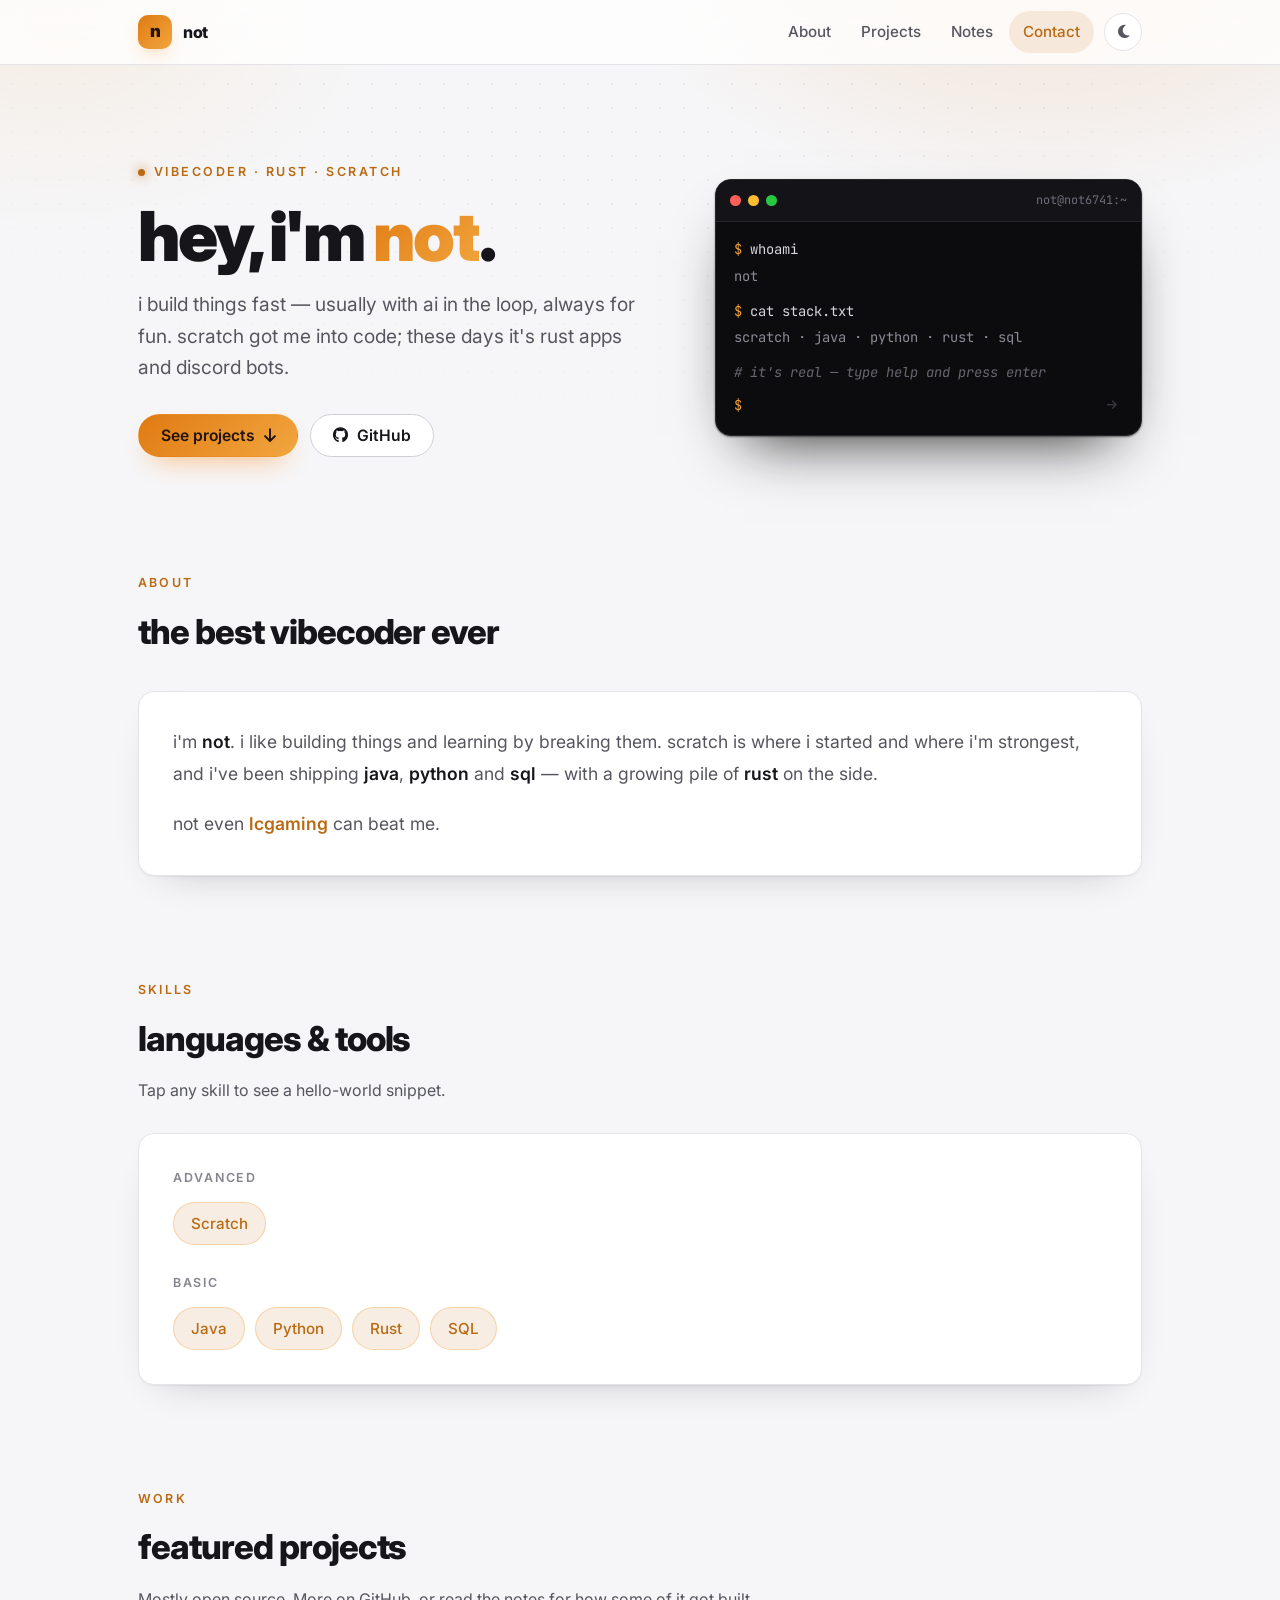
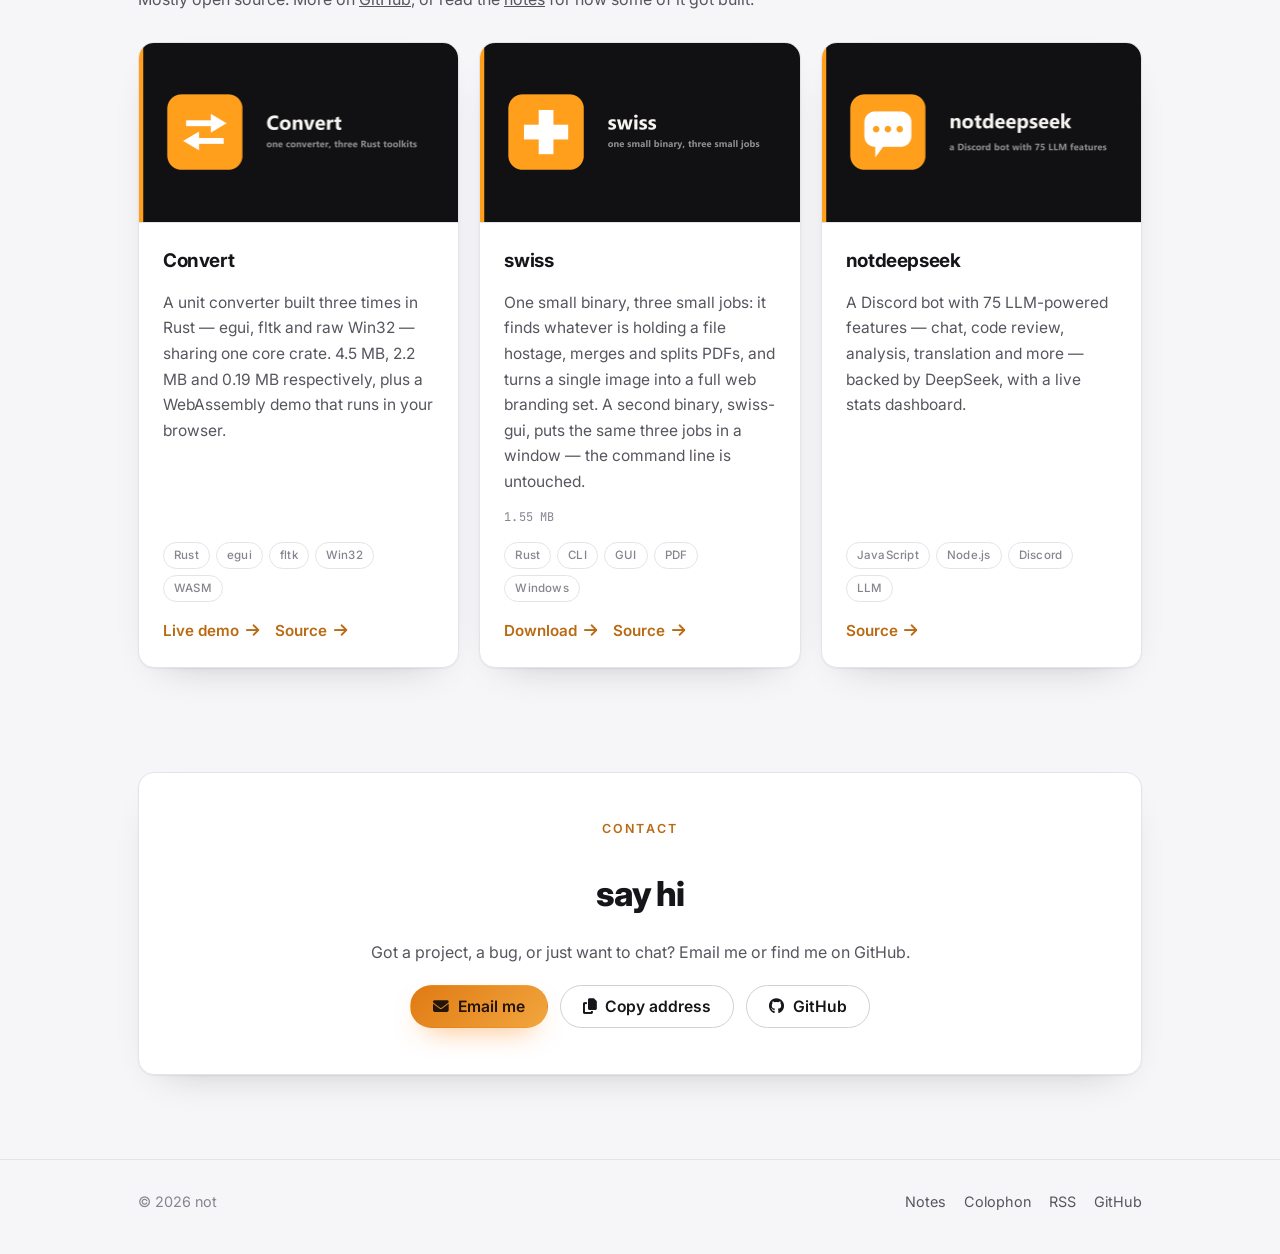
<file: index.html>
<!DOCTYPE html>
<html lang="en">
<head>
  <meta charset="UTF-8">
  <meta name="viewport" content="width=device-width, initial-scale=1.0">
  <title>not — vibecoder</title>

  <meta name="description" content="not — the best vibecoder ever. Rust apps, Scratch projects and Discord bots.">
  <meta name="theme-color" content="#0e0e10">
  <link rel="canonical" href="https://not6741.lol/">
  <link rel="icon" href="data:image/svg+xml,%3Csvg xmlns='http://www.w3.org/2000/svg' viewBox='0 0 32 32'%3E%3Crect width='32' height='32' rx='8' fill='%230e0e10'/%3E%3Ctext x='16' y='23' font-family='Arial,sans-serif' font-size='19' font-weight='bold' fill='%23f0a13a' text-anchor='middle'%3En%3C/text%3E%3C/svg%3E">
  <link rel="manifest" href="site.webmanifest">
  <link rel="alternate" type="application/atom+xml" title="not — notes" href="feed.xml">

  <!-- Social preview card, 1280x720 so Discord/Slack/X render it large. -->
  <meta property="og:type" content="website">
  <meta property="og:title" content="not — vibecoder">
  <meta property="og:description" content="Rust apps, Scratch projects and Discord bots.">
  <meta property="og:url" content="https://not6741.lol/">
  <meta property="og:site_name" content="not">
  <meta property="og:image" content="https://not6741.lol/preview.png">
  <meta property="og:image:type" content="image/png">
  <meta property="og:image:width" content="1280">
  <meta property="og:image:height" content="720">
  <meta property="og:image:alt" content="A terminal prompt beside the word not">
  <meta name="twitter:card" content="summary_large_image">
  <meta name="twitter:image" content="https://not6741.lol/preview.png">
  <meta name="twitter:image:alt" content="A terminal prompt beside the word not">

  <!-- The email address is never written here. No email in the structured data either. -->
  <script type="application/ld+json">
  {
    "@context": "https://schema.org",
    "@type": "Person",
    "name": "not",
    "alternateName": "not6741",
    "url": "https://not6741.lol/",
    "sameAs": ["https://github.com/not6741lol"],
    "knowsAbout": ["Rust", "Scratch", "Java", "Python", "SQL", "PDF", "Discord bots"]
  }
  </script>

  <!-- Set the theme before anything paints, so there is no flash of the wrong colours. -->
  <script>
    (function () {
      var theme = "dark";
      try {
        theme = localStorage.getItem("theme") ||
          ((window.matchMedia && window.matchMedia("(prefers-color-scheme: light)").matches) ? "light" : "dark");
      } catch (e) {}
      document.documentElement.setAttribute("data-theme", theme);
      var meta = document.querySelector('meta[name="theme-color"]');
      if (meta) meta.setAttribute("content", theme === "light" ? "#f6f6f8" : "#0e0e10");
    })();
  </script>

  <link rel="preconnect" href="https://fonts.googleapis.com">
  <link rel="preconnect" href="https://fonts.gstatic.com" crossorigin>
  <link rel="stylesheet" href="https://fonts.googleapis.com/css2?family=Inter:wght@400;500;600;700;800;900&family=JetBrains+Mono:wght@400;500&display=swap">
  <link rel="stylesheet" href="https://cdnjs.cloudflare.com/ajax/libs/font-awesome/6.4.0/css/all.min.css">
  <link rel="stylesheet" href="site.css">

  <style>
    /* ---------------- hero ---------------- */
    .hero { padding: clamp(48px, 8vw, 92px) 0 clamp(40px, 6vw, 64px); }
    .hero-grid {
      display: grid;
      grid-template-columns: 1.1fr .9fr;
      gap: clamp(28px, 5vw, 56px);
      align-items: center;
    }
    .eyebrow {
      display: inline-flex;
      align-items: center;
      gap: 9px;
      margin: 0 0 18px;
      color: var(--accent);
      font-size: .78rem;
      font-weight: 600;
      letter-spacing: .2em;
      text-transform: uppercase;
    }
    .eyebrow .dot {
      width: 7px;
      height: 7px;
      border-radius: 50%;
      background: var(--accent);
      box-shadow: 0 0 12px var(--accent);
    }
    .hero h1 {
      margin: 0 0 18px;
      font-size: clamp(2.5rem, 7vw, 4.3rem);
      line-height: 1.02;
      font-weight: 900;
      letter-spacing: -.04em;
    }
    .hero h1 .grad {
      background: var(--grad);
      -webkit-background-clip: text;
      background-clip: text;
      color: transparent;
      -webkit-text-fill-color: transparent;
    }
    .hero .lede {
      margin: 0 0 30px;
      max-width: 52ch;
      font-size: clamp(1.05rem, 2.2vw, 1.2rem);
      color: var(--muted);
    }
    .cta-row { display: flex; flex-wrap: wrap; gap: 12px; }

    /* ---------------- terminal ---------------- */
    .terminal {
      border-radius: var(--radius);
      background: #0c0c0f;
      border: 1px solid #26262c;
      box-shadow: 0 1px 2px rgba(0, 0, 0, 0.5), 0 30px 60px -30px rgba(0, 0, 0, 0.9);
      overflow: hidden;
      font-family: 'JetBrains Mono', ui-monospace, Consolas, monospace;
      font-size: .86rem;
      animation: floaty 7s ease-in-out infinite;
    }
    @keyframes floaty {
      0%, 100% { transform: translateY(0); }
      50% { transform: translateY(-7px); }
    }
    /* Once you start typing, stop bobbing about. */
    .terminal:focus-within {
      animation: none;
      border-color: rgba(240, 161, 58, 0.45);
      box-shadow:
        0 1px 2px rgba(0, 0, 0, 0.5),
        0 30px 60px -30px rgba(0, 0, 0, 0.9),
        0 0 0 3px rgba(240, 161, 58, 0.12);
    }
    .terminal-bar {
      display: flex;
      align-items: center;
      gap: 7px;
      padding: 11px 14px;
      background: #141418;
      border-bottom: 1px solid #26262c;
    }
    .terminal-bar .dot { width: 11px; height: 11px; border-radius: 50%; }
    .terminal-bar .red { background: #ff5f57; }
    .terminal-bar .amber { background: #febc2e; }
    .terminal-bar .green { background: #28c840; }
    .terminal-title { margin-left: auto; color: #6d6d78; font-size: .74rem; }
    .terminal-body { padding: 16px 18px 18px; color: #d7d7de; }

    .term-out {
      max-height: 170px;
      overflow-y: auto;
      overscroll-behavior: contain;
    }
    .term-out .line { margin: 0 0 4px; white-space: pre-wrap; word-break: break-word; }
    .term-out .prompt { color: #f0a13a; }
    .term-out .out { color: #8b8b96; margin-bottom: 12px; }
    .term-out .note { color: #66666f; font-style: italic; margin-bottom: 10px; }
    .term-out .err { color: #ff8f8f; margin-bottom: 12px; }
    .term-out .ok { color: #7fd18a; margin-bottom: 12px; }
    .term-out .help {
      display: grid;
      grid-template-columns: max-content 1fr;
      gap: 2px 16px;
      margin: 0 0 12px;
    }
    .term-out .help .k { color: #f0a13a; white-space: nowrap; }
    .term-out .help .d { color: #8b8b96; }
    .term-out .k { color: #f0a13a; }

    .term-form { display: flex; align-items: center; gap: 8px; margin: 0; }
    .term-form .prompt { color: #f0a13a; flex: none; }
    .term-input {
      flex: 1;
      min-width: 0;
      padding: 0;
      border: 0;
      outline: none;
      background: none;
      font: inherit;
      color: #d7d7de;
      caret-color: #f0a13a;
    }
    .term-send {
      flex: none;
      display: grid;
      place-items: center;
      width: 22px;
      height: 22px;
      padding: 0;
      border: 0;
      border-radius: 6px;
      background: none;
      color: #6d6d78;
      font-size: .7rem;
      cursor: pointer;
      opacity: .45;
      transition: opacity .18s var(--ease), color .18s var(--ease);
    }
    .term-send:hover, .term-send:focus-visible { opacity: 1; color: #f0a13a; }

    /* ---------------- skills ---------------- */
    .skill-group { margin-bottom: 28px; }
    .skill-group:last-child { margin-bottom: 0; }
    .skill-group h3 {
      margin: 0 0 13px;
      font-size: .78rem;
      font-weight: 600;
      letter-spacing: .14em;
      text-transform: uppercase;
      color: var(--faint);
    }
    .chips { display: flex; flex-wrap: wrap; gap: 10px; }
    .chip {
      font: inherit;
      font-size: .95rem;
      font-weight: 500;
      color: var(--accent);
      background: var(--accent-soft);
      border: 1px solid rgba(240, 161, 58, 0.35);
      border-radius: 999px;
      padding: 8px 17px;
      cursor: pointer;
      transition: transform .16s var(--ease), background .2s, border-color .2s, color .2s;
    }
    .chip:hover,
    .chip[aria-expanded="true"] {
      background: var(--grad);
      border-color: transparent;
      color: #23150a;
      transform: translateY(-2px);
    }
    .chip:focus-visible { outline: 2px solid var(--accent); outline-offset: 3px; }

    /* ---------------- projects ---------------- */
    .grid { display: grid; grid-template-columns: repeat(auto-fill, minmax(300px, 1fr)); gap: 20px; }
    .card {
      position: relative;
      display: flex;
      flex-direction: column;
      overflow: hidden;
      background: var(--surface);
      border: 1px solid var(--border);
      border-radius: var(--radius);
      box-shadow: var(--shadow);
      transition: transform .2s var(--ease), border-color .2s, box-shadow .2s, background .3s var(--ease);
    }
    .card:hover { transform: translateY(-5px); border-color: var(--border-strong); box-shadow: var(--shadow-hover); }
    .thumb {
      aspect-ratio: 16 / 9;
      overflow: hidden;
      background: var(--surface-2);
      border-bottom: 1px solid var(--border);
    }
    .thumb img {
      width: 100%;
      height: 100%;
      object-fit: cover;
      transition: transform .45s var(--ease);
    }
    .card:hover .thumb img { transform: scale(1.05); }
    .card-body {
      display: flex;
      flex-direction: column;
      gap: 14px;
      flex: 1;
      padding: 22px 24px 24px;
    }
    .card-top { display: flex; align-items: center; justify-content: space-between; gap: 12px; }
    .card h3 { margin: 0; font-size: 1.18rem; font-weight: 700; letter-spacing: -.02em; }
    .card p { margin: 0; color: var(--muted); font-size: .97rem; flex: 1; }
    .card .tags { display: flex; flex-wrap: wrap; gap: 6px; }
    .card .tag {
      font-size: .72rem;
      font-weight: 500;
      letter-spacing: .02em;
      color: var(--faint);
      border: 1px solid var(--border);
      border-radius: 999px;
      padding: 3px 10px;
    }
    .card .stat {
      display: flex;
      flex-wrap: wrap;
      align-items: center;
      color: var(--faint);
      font-family: 'JetBrains Mono', ui-monospace, Consolas, monospace;
      font-size: .75rem;
      letter-spacing: .01em;
    }
    .card .stat .live { color: var(--accent); }
    .card .links { display: flex; flex-wrap: wrap; gap: 16px; margin-top: 2px; }
    .card .links a {
      display: inline-flex;
      align-items: center;
      gap: .45em;
      color: var(--accent);
      text-decoration: none;
      font-weight: 600;
      font-size: .95rem;
      transition: gap .18s var(--ease), color .18s;
    }
    .card .links a:hover { gap: .65em; filter: brightness(1.15); }
    .badge {
      font-size: .68rem;
      font-weight: 700;
      letter-spacing: .08em;
      text-transform: uppercase;
      padding: 3px 9px;
      border-radius: 6px;
      white-space: nowrap;
    }
    .badge-beta { background: var(--accent-soft); color: var(--accent); border: 1px solid rgba(240, 161, 58, 0.4); }
    .badge-off { background: rgba(184, 59, 94, 0.16); color: #e0799a; border: 1px solid rgba(184, 59, 94, 0.45); }

    /* ---------------- contact ---------------- */
    .contact-card {
      display: flex;
      flex-direction: column;
      align-items: center;
      gap: 16px;
      padding: clamp(28px, 4vw, 46px);
      text-align: center;
    }
    .contact-card .sub { margin: 0; }
    .socials { display: flex; flex-wrap: wrap; gap: 12px; justify-content: center; margin-top: 4px; }

    /* ---------------- skill popup ---------------- */
    .popup {
      position: fixed;
      z-index: 1000;
      width: min(400px, calc(100vw - 32px));
      max-height: 72vh;
      overflow-y: auto;
      padding: 20px 22px;
      background: var(--surface);
      border: 1px solid var(--border-strong);
      border-radius: var(--radius);
      box-shadow: 0 30px 70px -24px rgba(0, 0, 0, 0.85), 0 0 0 1px rgba(240, 161, 58, 0.08);
      opacity: 0;
      transform: translateY(6px) scale(.98);
      transition: opacity .16s var(--ease), transform .16s var(--ease);
      pointer-events: none;
    }
    .popup.show { opacity: 1; transform: none; pointer-events: auto; }
    .popup .popup-title { margin: 0 0 6px; font-size: 1.15rem; font-weight: 700; color: var(--accent); }
    .popup .popup-desc { margin: 0 0 14px; color: var(--muted); font-size: .93rem; line-height: 1.6; }
    .popup .popup-label {
      margin: 0 0 8px;
      font-size: .72rem;
      font-weight: 600;
      letter-spacing: .12em;
      text-transform: uppercase;
      color: var(--faint);
    }
    .popup pre {
      margin: 0;
      padding: 14px 16px;
      background: #0b0b0d;
      border: 1px solid var(--border);
      border-radius: var(--radius-sm);
      overflow-x: auto;
      font-family: 'JetBrains Mono', 'Cascadia Code', Consolas, monospace;
      font-size: .82rem;
      line-height: 1.6;
      color: #dcdce2;
    }
    .popup .blocks {
      display: grid;
      place-items: center;
      padding: 14px;
      background: #0b0b0d;
      border: 1px solid var(--border);
      border-radius: var(--radius-sm);
    }

    .tk-kw { color: #d78bf0; }
    .tk-bi { color: #6fb0ff; }
    .tk-str { color: #93d07a; }
    .tk-num { color: #e0a35e; }
    .tk-com { color: #66666f; font-style: italic; }

    /* ---------------- responsive ---------------- */
    @media (max-width: 900px) {
      .hero-grid { grid-template-columns: 1fr; }
      .terminal { max-width: 480px; }
    }
    @media (max-width: 620px) {
      .grid { grid-template-columns: 1fr; }
    }
  </style>
  <noscript>
    <style>
      .reveal { opacity: 1; transform: none; }
    </style>
  </noscript>
</head>
<body>

  <a class="skip-link" href="#main">Skip to content</a>

  <nav class="site-nav" aria-label="Primary">
    <div class="container inner">
      <a class="brand" href="./">
        <span class="mark" aria-hidden="true">n</span>
        <span class="word">not</span>
      </a>
      <div class="nav-right">
        <ul class="nav-links">
          <li><a href="#about" class="active">About</a></li>
          <li><a href="#projects">Projects</a></li>
          <li><a href="notes/" data-page="notes">Notes</a></li>
          <li><a href="#contact">Contact</a></li>
        </ul>
        <button id="themeToggle" class="icon-btn" type="button" aria-label="Switch theme" title="Switch theme">
          <i class="fa-solid fa-sun" aria-hidden="true"></i>
        </button>
      </div>
    </div>
  </nav>

  <main id="main">
    <header class="hero" id="top">
      <div class="container hero-grid">
        <div class="hero-copy">
          <p class="eyebrow"><span class="dot" aria-hidden="true"></span> vibecoder · rust · scratch</p>
          <h1>hey, i'm <span class="grad">not</span>.</h1>
          <p class="lede">
            i build things fast — usually with ai in the loop, always for fun. scratch got me
            into code; these days it's rust apps and discord bots.
          </p>
          <div class="cta-row">
            <a class="btn btn-primary" href="#projects">See projects <i class="fa-solid fa-arrow-down" aria-hidden="true"></i></a>
            <a class="btn btn-ghost" href="https://github.com/not6741lol" target="_blank" rel="noopener"><i class="fa-brands fa-github" aria-hidden="true"></i> GitHub</a>
          </div>
        </div>

        <div class="terminal" id="terminal">
          <div class="terminal-bar">
            <span class="dot red"></span><span class="dot amber"></span><span class="dot green"></span>
            <span class="terminal-title">not@not6741:~</span>
          </div>
          <div class="terminal-body">
            <div class="term-out" id="termOut" role="log" aria-live="polite" aria-label="Terminal output">
              <p class="line"><span class="prompt">$</span> whoami</p>
              <p class="line out">not</p>
              <p class="line"><span class="prompt">$</span> cat stack.txt</p>
              <p class="line out">scratch · java · python · rust · sql</p>
              <p class="line note"># it's real — type help and press enter</p>
            </div>
            <form class="term-form" id="termForm" autocomplete="off">
              <span class="prompt" aria-hidden="true">$</span>
              <input class="term-input" id="termInput" type="text" name="cmd"
                     aria-label="Terminal. Type a command and press enter, or type help for a list."
                     spellcheck="false" autocapitalize="off" autocorrect="off" autocomplete="off">
              <button class="term-send" type="submit" aria-label="Run command"><i class="fa-solid fa-arrow-right" aria-hidden="true"></i></button>
            </form>
          </div>
        </div>
      </div>
    </header>

    <section id="about">
      <div class="container">
        <div class="section-head reveal">
          <p class="kicker">about</p>
          <h2>the best vibecoder ever</h2>
        </div>
        <div class="panel about-card reveal">
          <p>
            i'm <strong>not</strong>. i like building things and learning by breaking them.
            scratch is where i started and where i'm strongest, and i've been shipping
            <strong>java</strong>, <strong>python</strong> and <strong>sql</strong> — with a growing
            pile of <strong>rust</strong> on the side.
          </p>
          <p>not even <span class="accent">lcgaming</span> can beat me.</p>
        </div>
      </div>
    </section>

    <section id="skills">
      <div class="container">
        <div class="section-head reveal">
          <p class="kicker">skills</p>
          <h2>languages &amp; tools</h2>
          <p class="sub">Tap any skill to see a hello-world snippet.</p>
        </div>
        <div class="panel skill-card reveal">
          <div class="skill-group">
            <h3>Advanced</h3>
            <div class="chips">
              <button type="button" class="chip" data-skill="Scratch">Scratch</button>
            </div>
          </div>
          <div class="skill-group">
            <h3>Basic</h3>
            <div class="chips">
              <button type="button" class="chip" data-skill="Java">Java</button>
              <button type="button" class="chip" data-skill="Python">Python</button>
              <button type="button" class="chip" data-skill="Rust">Rust</button>
              <button type="button" class="chip" data-skill="SQL">SQL</button>
            </div>
          </div>
        </div>
      </div>
    </section>

    <section id="projects">
      <div class="container">
        <div class="section-head reveal">
          <p class="kicker">work</p>
          <h2>featured projects</h2>
          <p class="sub">
            Mostly open source. More on <a href="https://github.com/not6741lol" target="_blank" rel="noopener">GitHub</a>,
            or read the <a href="notes/">notes</a> for how some of it got built.
          </p>
        </div>
        <div class="grid" id="projectsGrid"><!-- filled by js --></div>
        <noscript>
          <div class="panel about-card" style="margin-top:20px;">
            <p>Enable JavaScript to see the project list, or browse them on <a href="https://github.com/not6741lol">GitHub</a>.</p>
          </div>
        </noscript>
      </div>
    </section>

    <section id="contact">
      <div class="container">
        <div class="panel contact-card reveal">
          <p class="kicker">contact</p>
          <h2>say hi</h2>
          <p class="sub">Got a project, a bug, or just want to chat? Email me or find me on GitHub.</p>
          <div class="socials">
            <button type="button" class="btn btn-primary" id="emailBtn"><i class="fa-solid fa-envelope" aria-hidden="true"></i> Email me</button>
            <button type="button" class="btn btn-ghost" id="copyEmailBtn"><i class="fa-solid fa-copy" aria-hidden="true"></i> Copy address</button>
            <a class="btn btn-ghost" href="https://github.com/not6741lol" target="_blank" rel="noopener"><i class="fa-brands fa-github" aria-hidden="true"></i> GitHub</a>
          </div>
        </div>
      </div>
    </section>
  </main>

  <footer class="site-footer">
    <div class="container inner">
      <span>&copy; <span id="year">2026</span> not</span>
      <div class="footer-links">
        <a href="notes/">Notes</a>
        <a href="colophon/">Colophon</a>
        <a href="feed.xml">RSS</a>
        <a href="https://github.com/not6741lol" target="_blank" rel="noopener">GitHub</a>
      </div>
    </div>
  </footer>

  <button id="toTop" class="to-top" type="button" aria-label="Back to top" title="Back to top">
    <i class="fa-solid fa-arrow-up" aria-hidden="true"></i>
  </button>

  <div id="toast" class="toast" role="status" aria-live="polite"></div>
  <div id="skillPopup" class="popup" role="dialog" aria-label="Skill details" aria-hidden="true"></div>

  <script src="site.js"></script>
  <script>
    (function () {
      "use strict";

      const { $, $$, escapeHtml, toast, setTheme, currentTheme } = window.Site;

      /* ---------------- contact email ---------------- */
      // Split on purpose: the full address never appears in the HTML source,
      // which keeps the simplest email-scrapers from picking it up.
      const EMAIL_USER = "contact";
      const EMAIL_DOMAIN = "not6741.lol";
      const emailAddress = EMAIL_USER + "@" + EMAIL_DOMAIN;

      const emailBtn = $("#emailBtn");
      if (emailBtn) {
        emailBtn.setAttribute("aria-label", "Email " + emailAddress);
        emailBtn.setAttribute("title", emailAddress);
        emailBtn.addEventListener("click", () => { window.location.href = "mailto:" + emailAddress; });
      }

      function fallbackCopy(text) {
        try {
          const ta = document.createElement("textarea");
          ta.value = text;
          ta.setAttribute("readonly", "");
          ta.style.position = "fixed";
          ta.style.top = "-1000px";
          document.body.appendChild(ta);
          ta.select();
          const ok = document.execCommand("copy");
          document.body.removeChild(ta);
          return ok;
        } catch (e) {
          return false;
        }
      }

      function copyText(text) {
        if (navigator.clipboard && window.isSecureContext) {
          return navigator.clipboard.writeText(text).then(() => true).catch(() => fallbackCopy(text));
        }
        return Promise.resolve(fallbackCopy(text));
      }

      const copyBtn = $("#copyEmailBtn");
      if (copyBtn) {
        copyBtn.setAttribute("aria-label", "Copy email address");
        copyBtn.addEventListener("click", () => {
          copyText(emailAddress).then((ok) => {
            toast(ok ? "Copied " + emailAddress : "Copy failed — " + emailAddress);
          });
        });
      }

      /* ---------------- projects ---------------- */

      // Add projects here. Optional fields:
      //   image:  "shot.png"                 -> card image (16:9 works best)
      //   tags:   ["Rust", "WASM"]           -> small pills
      //   status: "beta" | "wip" | "discontinued" | "code lost"  -> badge
      //   stat:   { size: "1.52 MB", repo: "owner/name" }
      //           size is static; repo pulls a live download count from GitHub.
      const projects = [
        {
          title: "Convert",
          desc: "A unit converter built three times in Rust — egui, fltk and raw Win32 — sharing one core crate. 4.5 MB, 2.2 MB and 0.19 MB respectively, plus a WebAssembly demo that runs in your browser.",
          image: "convert.png",
          tags: ["Rust", "egui", "fltk", "Win32", "WASM"],
          links: [
            { label: "Live demo", url: "https://not6741lol.github.io/unit-converter/" },
            { label: "Source", url: "https://github.com/not6741lol/unit-converter" }
          ]
        },
        {
          title: "swiss",
          desc: "One small binary, three small jobs: it finds whatever is holding a file hostage, merges and splits PDFs, and turns a single image into a full web branding set. A second binary, swiss-gui, puts the same three jobs in a window — the command line is untouched.",
          image: "swiss.png",
          tags: ["Rust", "CLI", "GUI", "PDF", "Windows"],
          stat: { size: "1.55 MB", repo: "not6741lol/swiss" },
          links: [
            { label: "Download", url: "https://github.com/not6741lol/swiss/releases/latest" },
            { label: "Source", url: "https://github.com/not6741lol/swiss" }
          ]
        },
        {
          title: "notdeepseek",
          desc: "A Discord bot with 75 LLM-powered features — chat, code review, analysis, translation and more — backed by DeepSeek, with a live stats dashboard.",
          image: "notdeepseek.png",
          tags: ["JavaScript", "Node.js", "Discord", "LLM"],
          links: [
            { label: "Source", url: "https://github.com/not6741lol/notdeepseek" }
          ]
        }
      ];

      const BADGES = {
        beta: { label: "Beta", cls: "badge-beta" },
        wip: { label: "WIP", cls: "badge-beta" },
        discontinued: { label: "Discontinued", cls: "badge-off" },
        "code lost": { label: "Code lost", cls: "badge-off" }
      };

      const arrow = '<i class="fa-solid fa-arrow-right" aria-hidden="true"></i>';

      function projectCard(project) {
        const badge = BADGES[project.status];
        const badgeHtml = badge
          ? `<span class="badge ${badge.cls}">${escapeHtml(badge.label)}</span>`
          : "";

        const tags = (project.tags || [])
          .map(tag => `<span class="tag">${escapeHtml(tag)}</span>`)
          .join("");

        let statHtml = "";
        if (project.stat) {
          const bits = [];
          if (project.stat.size) bits.push(`<span>${escapeHtml(project.stat.size)}</span>`);
          if (project.stat.repo) {
            bits.push(`<span class="live" data-repo="${escapeHtml(project.stat.repo)}" hidden></span>`);
          }
          if (bits.length) statHtml = `<div class="stat">${bits.join("")}</div>`;
        }

        const links = (project.links || [])
          .map(link => `<a href="${escapeHtml(link.url)}" target="_blank" rel="noopener">${escapeHtml(link.label)} ${arrow}</a>`)
          .join("");

        const card = document.createElement("article");
        card.className = "card";
        card.innerHTML =
          `<div class="thumb"><img src="${escapeHtml(project.image)}" alt="Card art for ${escapeHtml(project.title)}" loading="lazy" decoding="async"></div>` +
          `<div class="card-body">` +
            `<div class="card-top"><h3>${escapeHtml(project.title)}</h3>${badgeHtml}</div>` +
            `<p>${escapeHtml(project.desc)}</p>` +
            statHtml +
            (tags ? `<div class="tags">${tags}</div>` : "") +
            (links ? `<div class="links">${links}</div>` : "") +
          `</div>`;
        return card;
      }

      function renderProjects() {
        const grid = $("#projectsGrid");
        if (!grid) return;
        grid.textContent = "";
        projects.forEach((project, index) => {
          const wrap = document.createElement("div");
          wrap.className = "reveal";
          wrap.style.setProperty("--d", Math.min(index * 70, 350) + "ms");
          wrap.appendChild(projectCard(project));
          grid.appendChild(wrap);
        });
      }

      /* ---------------- live download counts ---------------- */
      // Public GitHub API, so this is rate limited per IP. Results are cached in
      // sessionStorage and every failure path stays silent: the static size still
      // renders, so the card never looks broken.

      function loadDownloadCounts() {
        const targets = $$("[data-repo]");
        if (!targets.length || !window.fetch) return;

        const TTL = 10 * 60 * 1000;
        let cache = {};
        try { cache = JSON.parse(sessionStorage.getItem("gh-downloads") || "{}") || {}; } catch (e) {}

        function paint(repo, count) {
          if (!count) return;  // don't advertise a zero
          const label = count === 1 ? "1 download" : count.toLocaleString() + " downloads";
          targets.forEach((el) => {
            if (el.dataset.repo !== repo) return;
            el.textContent = " · " + label;
            el.hidden = false;
          });
        }

        Array.from(new Set(targets.map(el => el.dataset.repo))).forEach((repo) => {
          const hit = cache[repo];
          if (hit && Date.now() - hit.t < TTL) { paint(repo, hit.n); return; }

          fetch("https://api.github.com/repos/" + repo + "/releases", {
            headers: { Accept: "application/vnd.github+json" }
          })
            .then(res => (res.ok ? res.json() : Promise.reject(new Error("http " + res.status))))
            .then((releases) => {
              const total = (releases || []).reduce((sum, rel) =>
                sum + (rel.assets || []).reduce((s, asset) => s + (asset.download_count || 0), 0), 0);
              cache[repo] = { n: total, t: Date.now() };
              try { sessionStorage.setItem("gh-downloads", JSON.stringify(cache)); } catch (e) {}
              paint(repo, total);
            })
            .catch(() => { /* offline, rate limited or blocked — fine */ });
        });
      }

      /* ---------------- syntax highlighting ---------------- */

      const LANGUAGES = {
        java: {
          keywords: ["public", "class", "static", "void", "private", "final", "new", "return", "int", "boolean", "double"],
          builtins: ["System", "String"],
          line: "//",
          block: true
        },
        rust: {
          keywords: ["fn", "let", "mut", "pub", "struct", "impl", "use", "match", "enum", "const", "return", "as", "mod", "trait", "for", "in", "if", "else", "while", "loop"],
          builtins: ["println", "vec", "String", "Vec", "Some", "None", "Ok", "Err"],
          line: "//",
          block: true
        },
        python: {
          keywords: ["def", "return", "if", "else", "elif", "for", "while", "import", "from", "class", "with", "as", "lambda", "True", "False", "None"],
          builtins: ["print", "len", "range", "str", "int", "float", "list", "dict", "set"],
          line: "#"
        },
        sql: {
          keywords: ["SELECT", "FROM", "WHERE", "CREATE", "TABLE", "INSERT", "INTO", "VALUES", "UPDATE", "DELETE", "JOIN", "ON", "GROUP", "BY", "ORDER", "LIMIT"],
          builtins: [],
          line: "--",
          caseInsensitive: true
        }
      };

      function highlight(code, langName) {
        const cfg = LANGUAGES[langName] || {};
        const ci = !!cfg.caseInsensitive;
        const fold = (value) => (ci ? value.toUpperCase() : value);
        const keywords = new Set((cfg.keywords || []).map(fold));
        const builtins = new Set((cfg.builtins || []).map(fold));
        const isStart = (c) => /[A-Za-z_$]/.test(c);
        const isPart = (c) => /[A-Za-z0-9_$]/.test(c);
        const span = (cls, text) => `<span class="tk-${cls}">${escapeHtml(text)}</span>`;

        let out = "";
        let i = 0;
        const n = code.length;

        while (i < n) {
          const c = code[i];
          const next = code[i + 1];

          if (c === '"' || c === "'" || c === "`") {
            let j = i + 1;
            while (j < n && code[j] !== c) {
              if (code[j] === "\\") j++;
              j++;
            }
            if (j < n) j++;
            out += span("str", code.slice(i, j));
            i = j;
            continue;
          }

          if (cfg.line && code.startsWith(cfg.line, i)) {
            let j = i + cfg.line.length;
            while (j < n && code[j] !== "\n") j++;
            out += span("com", code.slice(i, j));
            i = j;
            continue;
          }

          if (cfg.block && c === "/" && next === "*") {
            let j = i + 2;
            while (j < n && !(code[j] === "*" && code[j + 1] === "/")) j++;
            j = Math.min(n, j + 2);
            out += span("com", code.slice(i, j));
            i = j;
            continue;
          }

          if (/[0-9]/.test(c) && (i === 0 || !isPart(code[i - 1]))) {
            let j = i;
            while (j < n && /[0-9.]/.test(code[j])) j++;
            out += span("num", code.slice(i, j));
            i = j;
            continue;
          }

          if (isStart(c)) {
            let j = i;
            while (j < n && isPart(code[j])) j++;
            const word = code.slice(i, j);
            const folded = fold(word);
            if (keywords.has(folded)) out += span("kw", word);
            else if (builtins.has(folded)) out += span("bi", word);
            else out += escapeHtml(word);
            i = j;
            continue;
          }

          out += escapeHtml(c);
          i++;
        }
        return out;
      }

      /* ---------------- skills data ---------------- */

      const SKILLS = {
        Scratch: {
          desc: "A visual programming language from MIT — where i learned to think in logic and loops.",
          blocks: true
        },
        Java: {
          desc: "A class-based, object-oriented language built for portability.",
          lang: "java",
          code: `public class HelloWorld {
    public static void main(String[] args) {
        System.out.println("Hello, World!");
    }
}`
        },
        Python: {
          desc: "A readable, versatile language — good for bots and quick scripts.",
          lang: "python",
          code: `print("Hello, World!")`
        },
        Rust: {
          desc: "A fast, memory-safe systems language. Used for the Convert app and swiss.",
          lang: "rust",
          code: `fn main() {
    let km = 5.0;
    let miles = km * 0.621371;
    println!("{km} km = {miles:.2} miles");
}`
        },
        SQL: {
          desc: "A language for managing and querying relational databases.",
          lang: "sql",
          code: `CREATE TABLE greetings (message TEXT);
INSERT INTO greetings VALUES ('Hello, World!');
SELECT * FROM greetings;`
        }
      };

      /* ---------------- skill popup ---------------- */

      const popup = $("#skillPopup");
      let activeChip = null;

      function buildSkillHtml(name, skill) {
        let html =
          `<p class="popup-title">${escapeHtml(name)}</p>` +
          `<p class="popup-desc">${escapeHtml(skill.desc)}</p>`;

        if (skill.blocks) {
          html +=
            `<p class="popup-label">Example</p>` +
            `<div class="blocks"><img src="scratchblocks.svg" alt="Scratch blocks: when green flag clicked, say Hello, World!" loading="lazy" decoding="async"></div>`;
        } else if (skill.code) {
          html +=
            `<p class="popup-label">Example</p>` +
            `<pre><code>${highlight(skill.code, skill.lang)}</code></pre>`;
        }
        return html;
      }

      function placePopup(chip) {
        const rect = chip.getBoundingClientRect();
        const gap = 12;
        const pw = popup.offsetWidth;
        const ph = popup.offsetHeight;
        const vw = window.innerWidth;
        const vh = window.innerHeight;

        let left;
        if (rect.right + gap + pw <= vw - 10) left = rect.right + gap;
        else if (rect.left - gap - pw >= 10) left = rect.left - gap - pw;
        else left = Math.min(Math.max(10, rect.left), vw - pw - 10);

        let top = rect.top - 8;
        if (top + ph > vh - 10) top = vh - ph - 10;
        if (top < 10) top = 10;

        popup.style.left = Math.max(10, left) + "px";
        popup.style.top = top + "px";
      }

      function showPopup(chip) {
        const name = chip.dataset.skill;
        const skill = SKILLS[name];
        if (!skill) return;

        if (activeChip === chip) { hidePopup(); return; }

        popup.innerHTML = buildSkillHtml(name, skill);
        popup.setAttribute("aria-hidden", "false");
        popup.classList.add("show");

        if (activeChip) activeChip.setAttribute("aria-expanded", "false");
        chip.setAttribute("aria-expanded", "true");
        activeChip = chip;

        placePopup(chip);
      }

      function hidePopup() {
        popup.classList.remove("show");
        popup.setAttribute("aria-hidden", "true");
        if (activeChip) activeChip.setAttribute("aria-expanded", "false");
        activeChip = null;
      }

      $$(".chip").forEach(chip => {
        chip.setAttribute("aria-expanded", "false");
        chip.addEventListener("click", (event) => {
          event.stopPropagation();
          showPopup(chip);
        });
      });

      document.addEventListener("click", (event) => {
        if (!event.target.closest(".popup") && !event.target.closest(".chip")) hidePopup();
      });
      document.addEventListener("keydown", (event) => {
        if (event.key === "Escape") hidePopup();
      });
      window.addEventListener("resize", hidePopup);

      /* ---------------- terminal ---------------- */
      // The hero terminal is real. It runs entirely in the browser and only
      // touches things that already exist on this page.

      (function initTerminal() {
        const root = $("#terminal");
        const out = $("#termOut");
        const form = $("#termForm");
        const field = $("#termInput");
        if (!root || !out || !form || !field) return;

        const PLACES = {
          convert:     { label: "Convert",     url: "https://not6741lol.github.io/unit-converter/" },
          swiss:       { label: "swiss",       url: "https://github.com/not6741lol/swiss/releases/latest" },
          notdeepseek: { label: "notdeepseek", url: "https://github.com/not6741lol/notdeepseek" },
          github:      { label: "GitHub",      url: "https://github.com/not6741lol" }
        };

        const SECTIONS = ["about", "skills", "projects", "contact"];

        const HELP = [
          ["help",                "this list"],
          ["whoami",              "who you're talking to"],
          ["ls",                  "what i've built"],
          ["cat <file>",          "stack.txt or about.txt"],
          ["open <thing>",        "convert · swiss · notdeepseek · github"],
          ["goto <section>",      "about · skills · projects · contact"],
          ["theme [light|dark]",  "flip the colours"],
          ["notes",               "the devlog"],
          ["colophon",            "how this site is made"],
          ["contact",             "open your mail client"],
          ["clear",               "wipe the screen"]
        ];

        const history = [];
        let cursor = -1;

        function write(cls, html) {
          const p = document.createElement("p");
          p.className = "line" + (cls ? " " + cls : "");
          p.innerHTML = html;
          out.appendChild(p);
          out.scrollTop = out.scrollHeight;
        }

        function text(value, cls) { write(cls || "out", escapeHtml(value)); }

        const KEYS = Object.keys(PLACES).join(" · ");

        const COMMANDS = {
          help() {
            write("out", '<div class="help">' + HELP.map(([name, desc]) =>
              `<span class="k">${escapeHtml(name)}</span><span class="d">${escapeHtml(desc)}</span>`
            ).join("") + "</div>");
          },

          whoami() {
            write("out", "not — vibecoder. scratch, java, python, sql, and a lot of rust.");
          },

          ls() {
            write("out", '<span class="k">convert/</span>  <span class="k">swiss/</span>  <span class="k">notdeepseek/</span>  <span class="k">notes/</span>  colophon/');
          },

          pwd() { text("/home/not"); },

          cat(args) {
            const file = (args[0] || "").toLowerCase();
            if (!file) { text("usage: cat stack.txt", "err"); return; }
            if (file === "stack.txt") { write("out", "scratch · java · python · rust · sql"); return; }
            if (file === "about.txt") {
              write("out", "i build things fast — usually with ai in the loop, always for fun.");
              return;
            }
            if (file === "readme.md" || file === "readme") { write("out", "you're looking at it."); return; }
            text("cat: " + args[0] + ": no such file", "err");
          },

          open(args) {
            const what = (args[0] || "").toLowerCase();
            if (!what) { text("which one? " + KEYS, "err"); return; }
            const place = PLACES[what];
            if (!place) { text("don't know '" + args[0] + "' — try " + KEYS, "err"); return; }
            text("opening " + place.label + "…", "ok");
            window.open(place.url, "_blank", "noopener");
          },

          goto(args) {
            const where = (args[0] || "").toLowerCase().replace(/^#/, "");
            if (!where) { text("where to? " + SECTIONS.join(" · "), "err"); return; }
            const target = document.getElementById(where);
            if (!target) { text("no section called '" + args[0] + "'", "err"); return; }
            target.scrollIntoView({ behavior: "smooth", block: "start" });
            text("→ " + where, "ok");
          },

          theme(args) {
            const want = (args[0] || "").toLowerCase();
            if (want && want !== "light" && want !== "dark") {
              text("theme: expected light or dark", "err");
              return;
            }
            const next = want || (currentTheme() === "light" ? "dark" : "light");
            setTheme(next);
            text("theme: " + next, "ok");
          },

          notes() { text("opening notes…", "ok"); window.location.href = "notes/"; },
          colophon() { text("opening colophon…", "ok"); window.location.href = "colophon/"; },

          contact() {
            text(emailAddress, "out");
            window.location.href = "mailto:" + emailAddress;
          },

          github() { text("opening GitHub…", "ok"); window.open(PLACES.github.url, "_blank", "noopener"); },

          date() { text(new Date().toString()); },

          echo(args) { text(args.join(" ")); },

          swiss() {
            write("out", '<div class="help">' +
              '<span class="k">unlock</span><span class="d">find what is holding a file hostage</span>' +
              '<span class="k">pdf</span><span class="d">merge · split · rotate · strip · info</span>' +
              '<span class="k">brand</span><span class="d">one image → favicons, manifest, social card</span>' +
              '<span class="k">swiss-gui</span><span class="d">the same three jobs, in a window</span>' +
              '</div>');
            text("1.55 MB of rust. no dependencies to install.", "note");
          },

          clear() { out.textContent = ""; },

          sudo() { text("nice try. this terminal doesn't have root.", "err"); },

          exit() { text("there's no escape — but there is a scroll bar.", "err"); }
        };

        // Aliases
        COMMANDS.projects = COMMANDS.ls;
        COMMANDS.email = COMMANDS.contact;

        function execute(raw) {
          const trimmed = raw.trim();
          if (!trimmed) return;

          write("", '<span class="prompt">$</span> ' + escapeHtml(trimmed));

          const parts = trimmed.split(/\s+/);
          const name = parts[0].toLowerCase();
          const args = parts.slice(1);
          const fn = COMMANDS[name];

          if (fn) fn(args);
          else {
            write("err", "command not found: " + escapeHtml(parts[0]) +
              ' — try <span class="k">help</span>');
          }

          out.scrollTop = out.scrollHeight;
        }

        form.addEventListener("submit", (event) => {
          event.preventDefault();
          const value = field.value;
          field.value = "";
          if (value.trim()) {
            history.push(value.trim());
            cursor = history.length;
            execute(value);
          }
        });

        field.addEventListener("keydown", (event) => {
          if (event.key === "ArrowUp") {
            if (!history.length) return;
            event.preventDefault();
            cursor = Math.max(0, cursor - 1);
            field.value = history[cursor] || "";
            setTimeout(() => field.setSelectionRange(field.value.length, field.value.length), 0);
          } else if (event.key === "ArrowDown") {
            if (!history.length) return;
            event.preventDefault();
            cursor = Math.min(history.length, cursor + 1);
            field.value = history[cursor] || "";
          } else if (event.key === "Tab") {
            const partial = field.value.trim().toLowerCase();
            if (!partial || partial.includes(" ")) return;
            const matches = Object.keys(COMMANDS).filter(k => k.startsWith(partial)).sort();
            if (!matches.length) return;
            event.preventDefault();
            field.value = matches.length === 1 ? matches[0] : matches[0];
          }
        });

        // Clicking anywhere in the window focuses the prompt, like a real terminal.
        root.addEventListener("click", (event) => {
          if (window.getSelection && String(window.getSelection())) return;
          if (event.target.closest("a, button")) return;
          field.focus();
        });
      })();

      /* ---------------- scroll: dismiss the skill popup ---------------- */

      window.addEventListener("scroll", () => {
        if (activeChip) hidePopup();
      }, { passive: true });

      /* ---------------- init ---------------- */

      renderProjects();
      loadDownloadCounts();
      window.Site.reveal();
    })();
  </script>
</body>
</html>
</file>
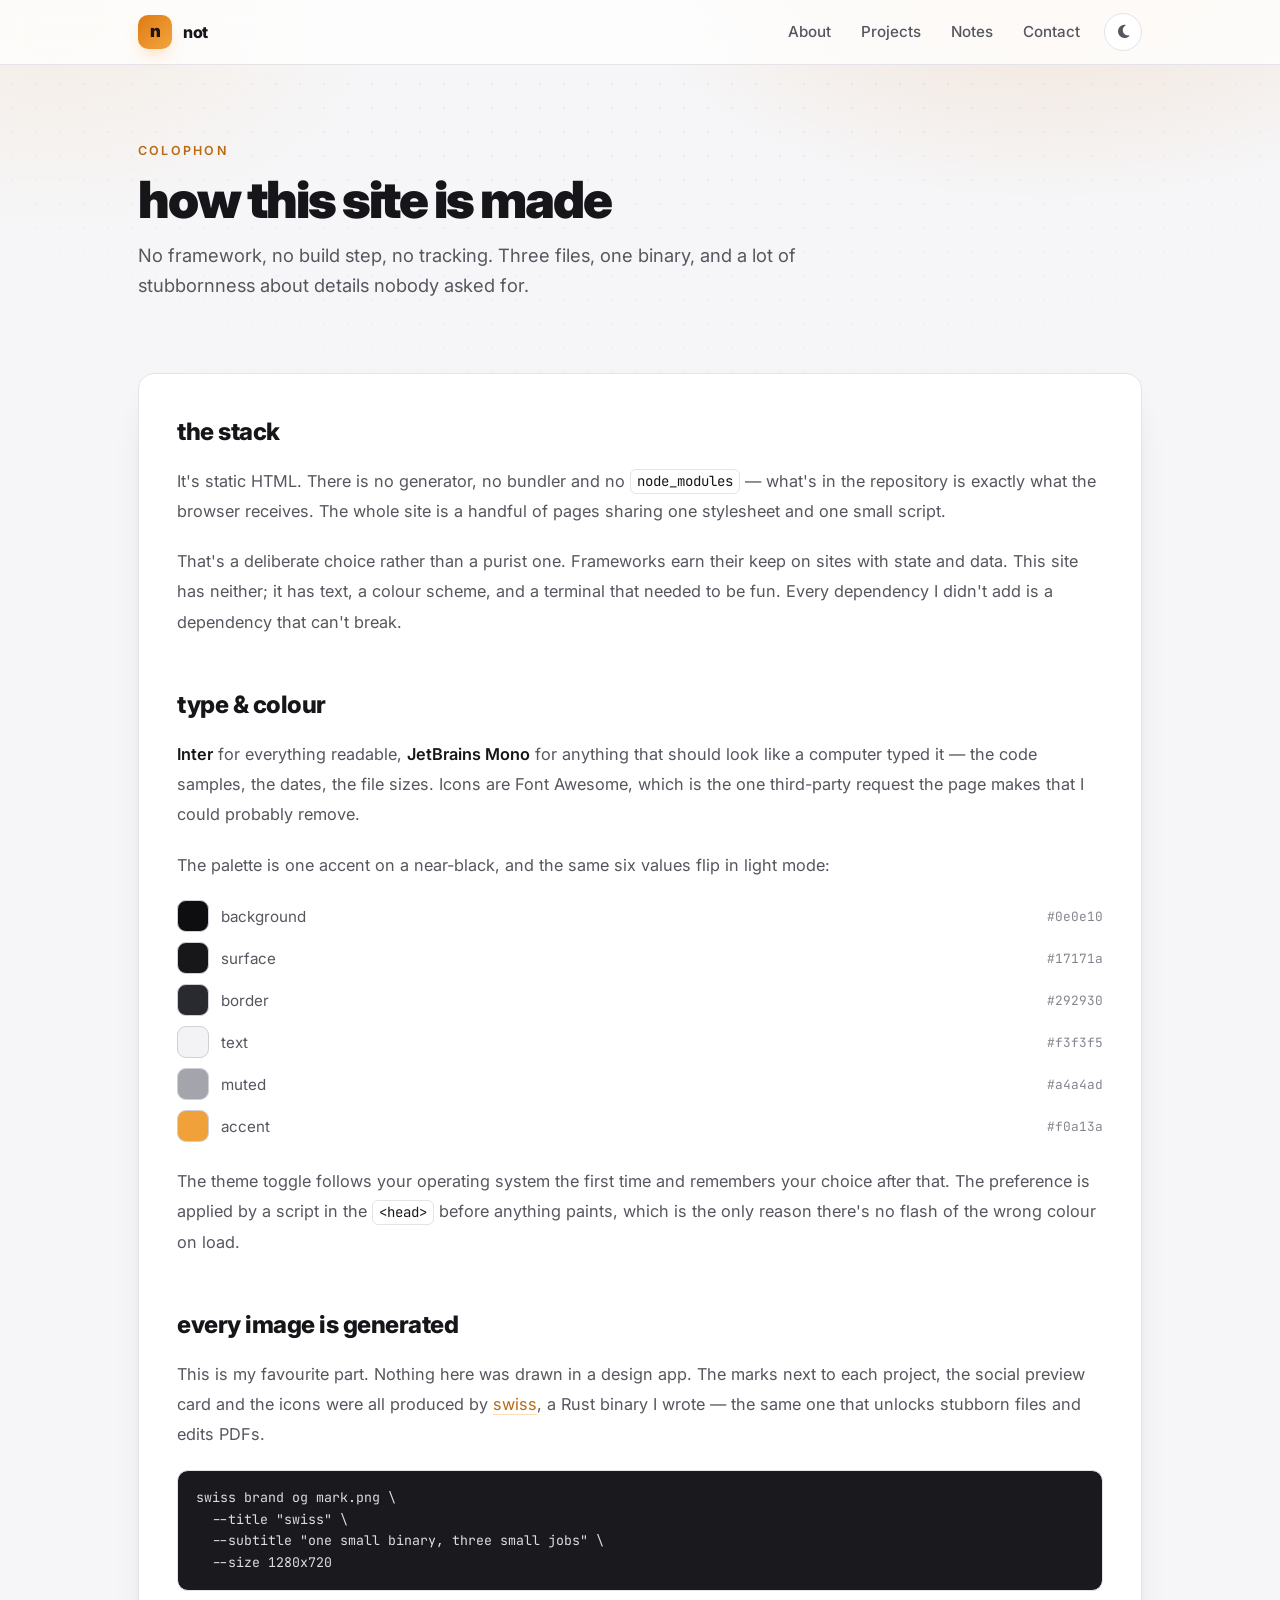
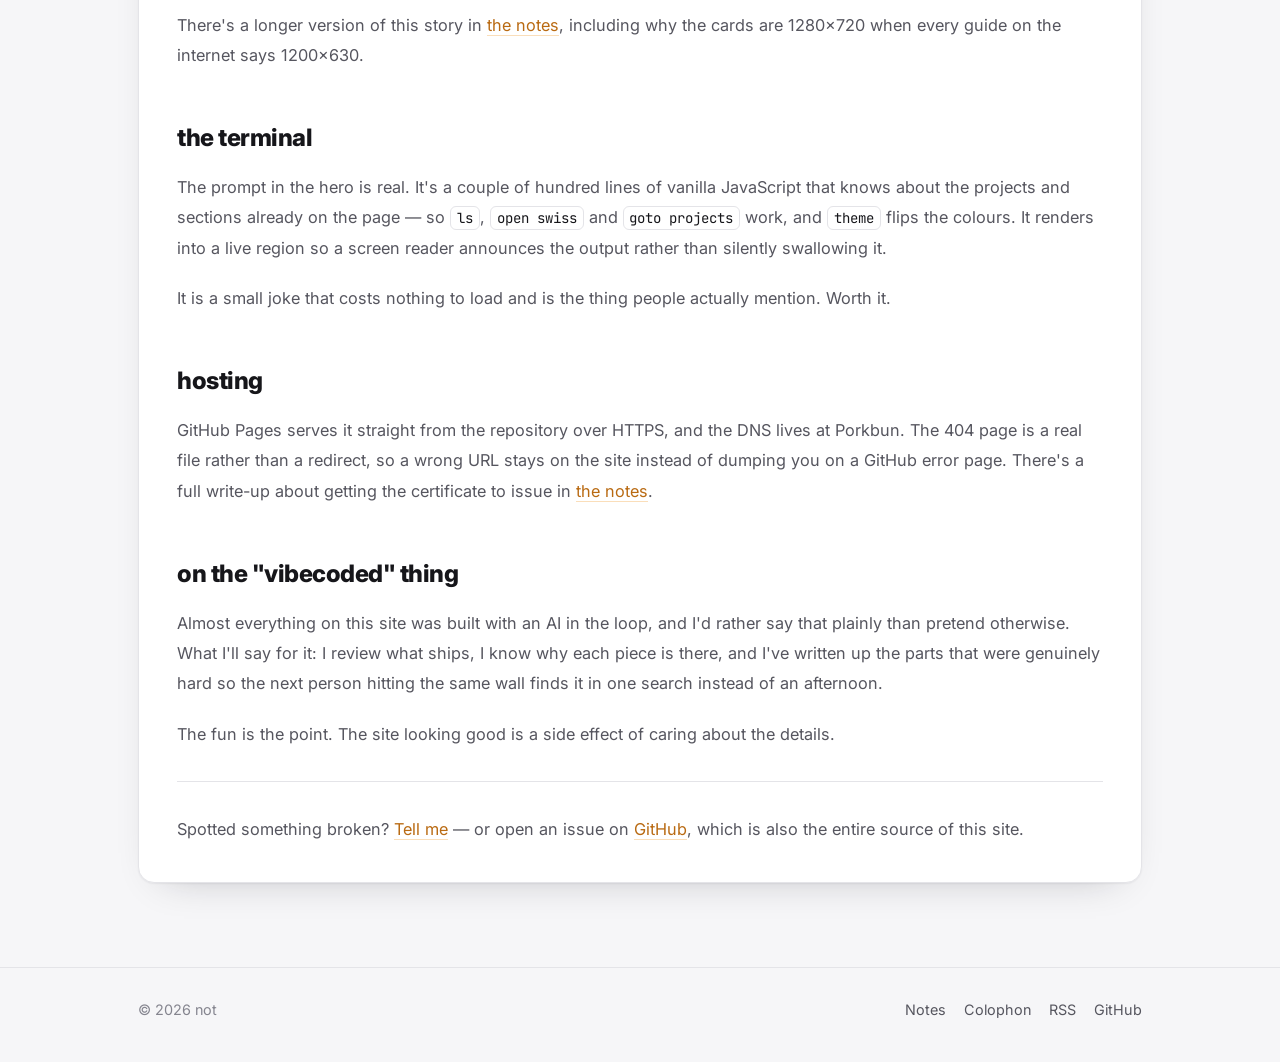
<file: colophon/index.html>
<!DOCTYPE html>
<html lang="en">
<head>
  <meta charset="UTF-8">
  <meta name="viewport" content="width=device-width, initial-scale=1.0">
  <title>Colophon — not</title>

  <meta name="description" content="How not6741.lol is built: no framework, no build step, and every image generated by a Rust binary.">
  <meta name="theme-color" content="#0e0e10">
  <link rel="canonical" href="https://not6741.lol/colophon/">
  <link rel="icon" href="data:image/svg+xml,%3Csvg xmlns='http://www.w3.org/2000/svg' viewBox='0 0 32 32'%3E%3Crect width='32' height='32' rx='8' fill='%230e0e10'/%3E%3Ctext x='16' y='23' font-family='Arial,sans-serif' font-size='19' font-weight='bold' fill='%23f0a13a' text-anchor='middle'%3En%3C/text%3E%3C/svg%3E">
  <link rel="manifest" href="../site.webmanifest">
  <link rel="alternate" type="application/atom+xml" title="not — notes" href="../feed.xml">

  <meta property="og:type" content="article">
  <meta property="og:title" content="Colophon — not">
  <meta property="og:description" content="No framework, no build step, and every image generated by a Rust binary.">
  <meta property="og:url" content="https://not6741.lol/colophon/">
  <meta property="og:site_name" content="not">
  <meta property="og:image" content="https://not6741.lol/preview.png">
  <meta property="og:image:type" content="image/png">
  <meta property="og:image:width" content="1280">
  <meta property="og:image:height" content="720">
  <meta property="og:image:alt" content="A terminal prompt beside the word not">
  <meta name="twitter:card" content="summary_large_image">
  <meta name="twitter:image" content="https://not6741.lol/preview.png">

  <script>
    (function () {
      var theme = "dark";
      try {
        theme = localStorage.getItem("theme") ||
          ((window.matchMedia && window.matchMedia("(prefers-color-scheme: light)").matches) ? "light" : "dark");
      } catch (e) {}
      document.documentElement.setAttribute("data-theme", theme);
      var meta = document.querySelector('meta[name="theme-color"]');
      if (meta) meta.setAttribute("content", theme === "light" ? "#f6f6f8" : "#0e0e10");
    })();
  </script>

  <link rel="preconnect" href="https://fonts.googleapis.com">
  <link rel="preconnect" href="https://fonts.gstatic.com" crossorigin>
  <link rel="stylesheet" href="https://fonts.googleapis.com/css2?family=Inter:wght@400;500;600;700;800;900&family=JetBrains+Mono:wght@400;500&display=swap">
  <link rel="stylesheet" href="https://cdnjs.cloudflare.com/ajax/libs/font-awesome/6.4.0/css/all.min.css">
  <link rel="stylesheet" href="../site.css">
</head>
<body>

  <a class="skip-link" href="#main">Skip to content</a>

  <nav class="site-nav" aria-label="Primary">
    <div class="container inner">
      <a class="brand" href="../">
        <span class="mark" aria-hidden="true">n</span>
        <span class="word">not</span>
      </a>
      <div class="nav-right">
        <ul class="nav-links">
          <li><a href="../#about">About</a></li>
          <li><a href="../#projects">Projects</a></li>
          <li><a href="../notes/">Notes</a></li>
          <li><a href="../#contact">Contact</a></li>
        </ul>
        <button id="themeToggle" class="icon-btn" type="button" aria-label="Switch theme" title="Switch theme">
          <i class="fa-solid fa-sun" aria-hidden="true"></i>
        </button>
      </div>
    </div>
  </nav>

  <main id="main">
    <header class="page-head">
      <div class="container">
        <p class="kicker">colophon</p>
        <h1>how this site is made</h1>
        <p class="lede">
          No framework, no build step, no tracking. Three files, one binary, and a lot of stubbornness
          about details nobody asked for.
        </p>
      </div>
    </header>

    <section>
      <div class="container">
        <article class="panel prose">

          <h2>the stack</h2>

          <p>
            It's static HTML. There is no generator, no bundler and no <code>node_modules</code> — what's in
            the repository is exactly what the browser receives. The whole site is a handful of pages sharing
            one stylesheet and one small script.
          </p>

          <p>
            That's a deliberate choice rather than a purist one. Frameworks earn their keep on sites with
            state and data. This site has neither; it has text, a colour scheme, and a terminal that needed
            to be fun. Every dependency I didn't add is a dependency that can't break.
          </p>

          <h2>type &amp; colour</h2>

          <p>
            <strong>Inter</strong> for everything readable, <strong>JetBrains Mono</strong> for anything that
            should look like a computer typed it — the code samples, the dates, the file sizes. Icons are
            Font Awesome, which is the one third-party request the page makes that I could probably remove.
          </p>

          <p>The palette is one accent on a near-black, and the same six values flip in light mode:</p>

          <div class="swatches">
            <div class="swatch"><span class="well" style="background:#0e0e10"></span><span class="label">background</span><span class="value">#0e0e10</span></div>
            <div class="swatch"><span class="well" style="background:#17171a"></span><span class="label">surface</span><span class="value">#17171a</span></div>
            <div class="swatch"><span class="well" style="background:#292930"></span><span class="label">border</span><span class="value">#292930</span></div>
            <div class="swatch"><span class="well" style="background:#f3f3f5"></span><span class="label">text</span><span class="value">#f3f3f5</span></div>
            <div class="swatch"><span class="well" style="background:#a4a4ad"></span><span class="label">muted</span><span class="value">#a4a4ad</span></div>
            <div class="swatch"><span class="well" style="background:#f0a13a"></span><span class="label">accent</span><span class="value">#f0a13a</span></div>
          </div>

          <p>
            The theme toggle follows your operating system the first time and remembers your choice after
            that. The preference is applied by a script in the <code>&lt;head&gt;</code> before anything
            paints, which is the only reason there's no flash of the wrong colour on load.
          </p>

          <h2>every image is generated</h2>

          <p>
            This is my favourite part. Nothing here was drawn in a design app. The marks next to each project,
            the social preview card and the icons were all produced by
            <a href="https://github.com/not6741lol/swiss">swiss</a>, a Rust binary I wrote — the same one
            that unlocks stubborn files and edits PDFs.
          </p>

          <pre><code>swiss brand og mark.png \
  --title "swiss" \
  --subtitle "one small binary, three small jobs" \
  --size 1280x720</code></pre>

          <p>
            There's a longer version of this story in
            <a href="../notes/#artwork">the notes</a>, including why the cards are 1280×720 when every guide on
            the internet says 1200×630.
          </p>

          <h2>the terminal</h2>

          <p>
            The prompt in the hero is real. It's a couple of hundred lines of vanilla JavaScript that knows
            about the projects and sections already on the page — so <code>ls</code>, <code>open swiss</code>
            and <code>goto projects</code> work, and <code>theme</code> flips the colours. It renders into a
            live region so a screen reader announces the output rather than silently swallowing it.
          </p>

          <p>
            It is a small joke that costs nothing to load and is the thing people actually mention. Worth it.
          </p>

          <h2>hosting</h2>

          <p>
            GitHub Pages serves it straight from the repository over HTTPS, and the DNS lives at Porkbun. The
            404 page is a real file rather than a redirect, so a wrong URL stays on the site instead of
            dumping you on a GitHub error page. There's a full write-up about getting the certificate to
            issue in <a href="../notes/#certificate">the notes</a>.
          </p>

          <h2>on the "vibecoded" thing</h2>

          <p>
            Almost everything on this site was built with an AI in the loop, and I'd rather say that plainly
            than pretend otherwise. What I'll say for it: I review what ships, I know why each piece is there,
            and I've written up the parts that were genuinely hard so the next person hitting the same wall
            finds it in one search instead of an afternoon.
          </p>

          <p>The fun is the point. The site looking good is a side effect of caring about the details.</p>

          <hr>

          <p>
            Spotted something broken? <a href="../#contact">Tell me</a> — or open an issue on
            <a href="https://github.com/not6741lol/not6741lol.github.io">GitHub</a>, which is also the entire
            source of this site.
          </p>

        </article>
      </div>
    </section>
  </main>

  <footer class="site-footer">
    <div class="container inner">
      <span>&copy; <span id="year">2026</span> not</span>
      <div class="footer-links">
        <a href="../notes/">Notes</a>
        <a href="./">Colophon</a>
        <a href="../feed.xml">RSS</a>
        <a href="https://github.com/not6741lol" target="_blank" rel="noopener">GitHub</a>
      </div>
    </div>
  </footer>

  <button id="toTop" class="to-top" type="button" aria-label="Back to top" title="Back to top">
    <i class="fa-solid fa-arrow-up" aria-hidden="true"></i>
  </button>

  <div id="toast" class="toast" role="status" aria-live="polite"></div>

  <script src="../site.js"></script>
</body>
</html>
</file>
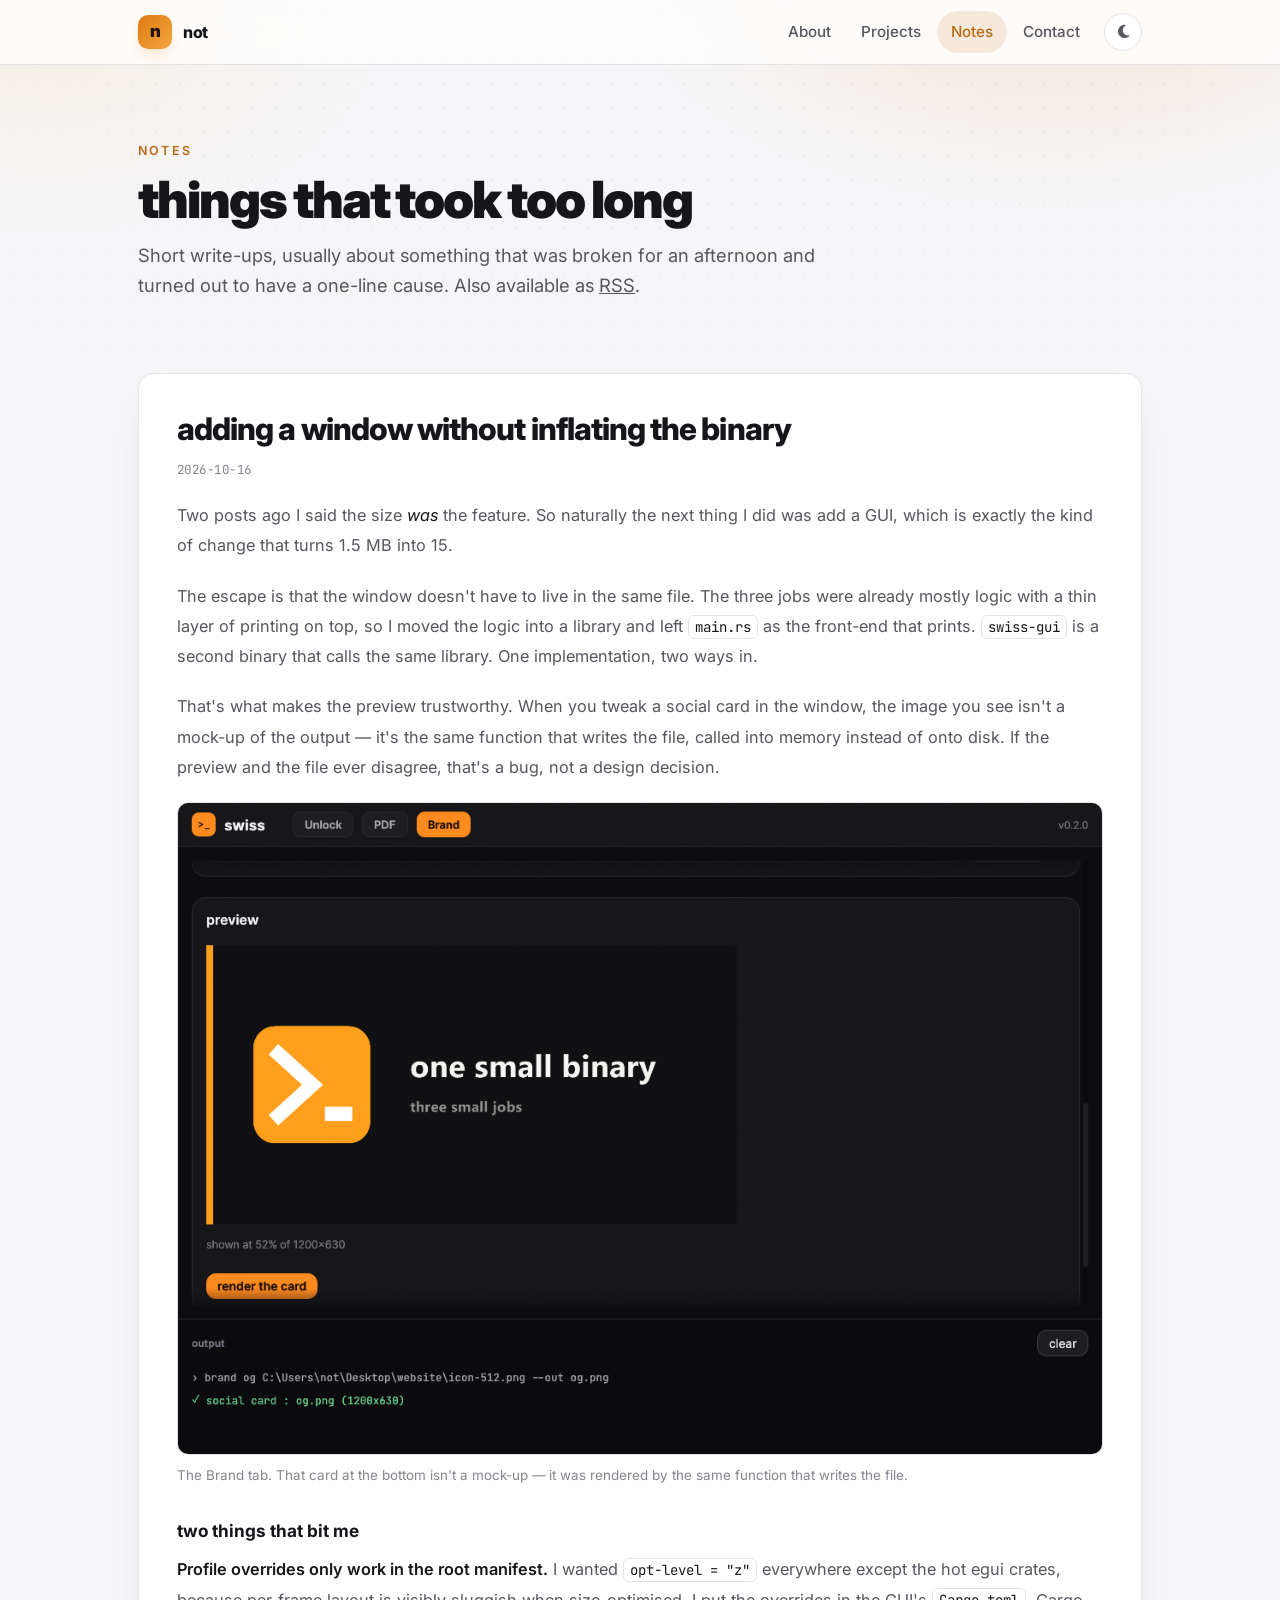
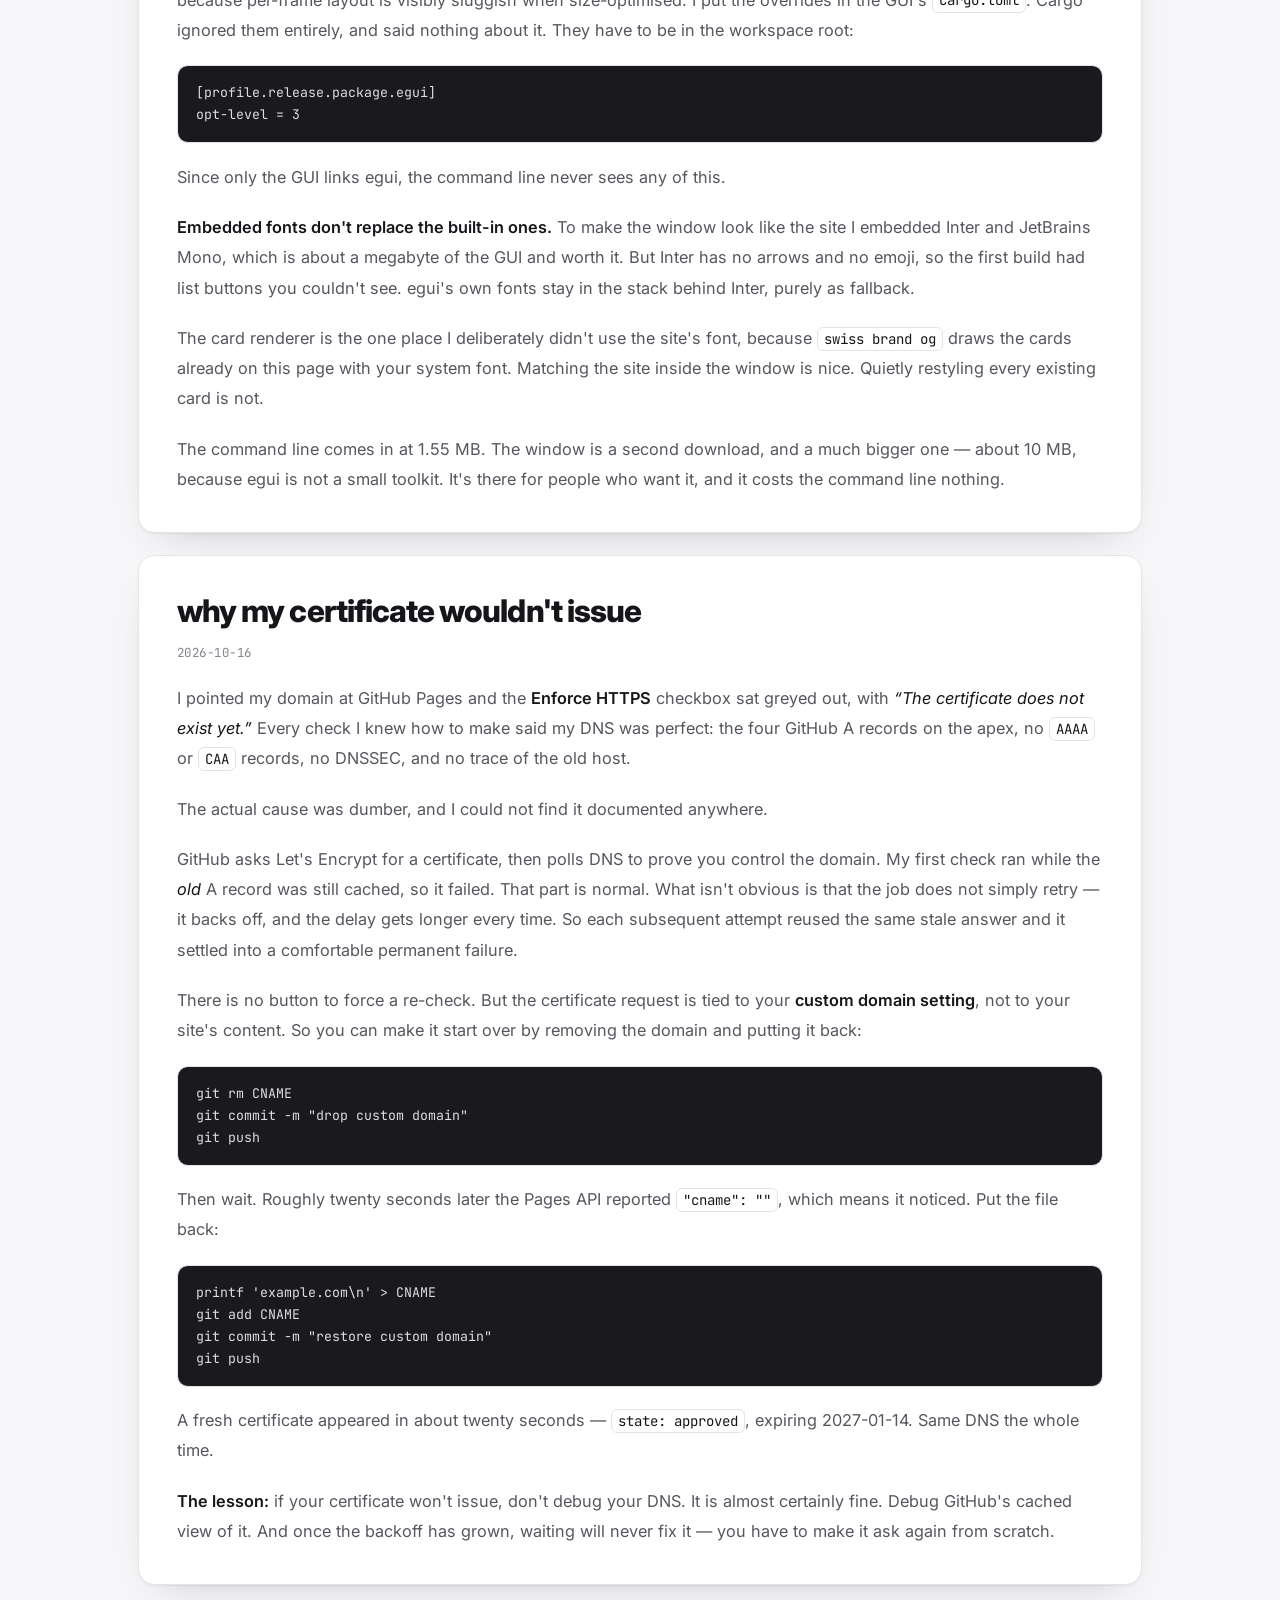
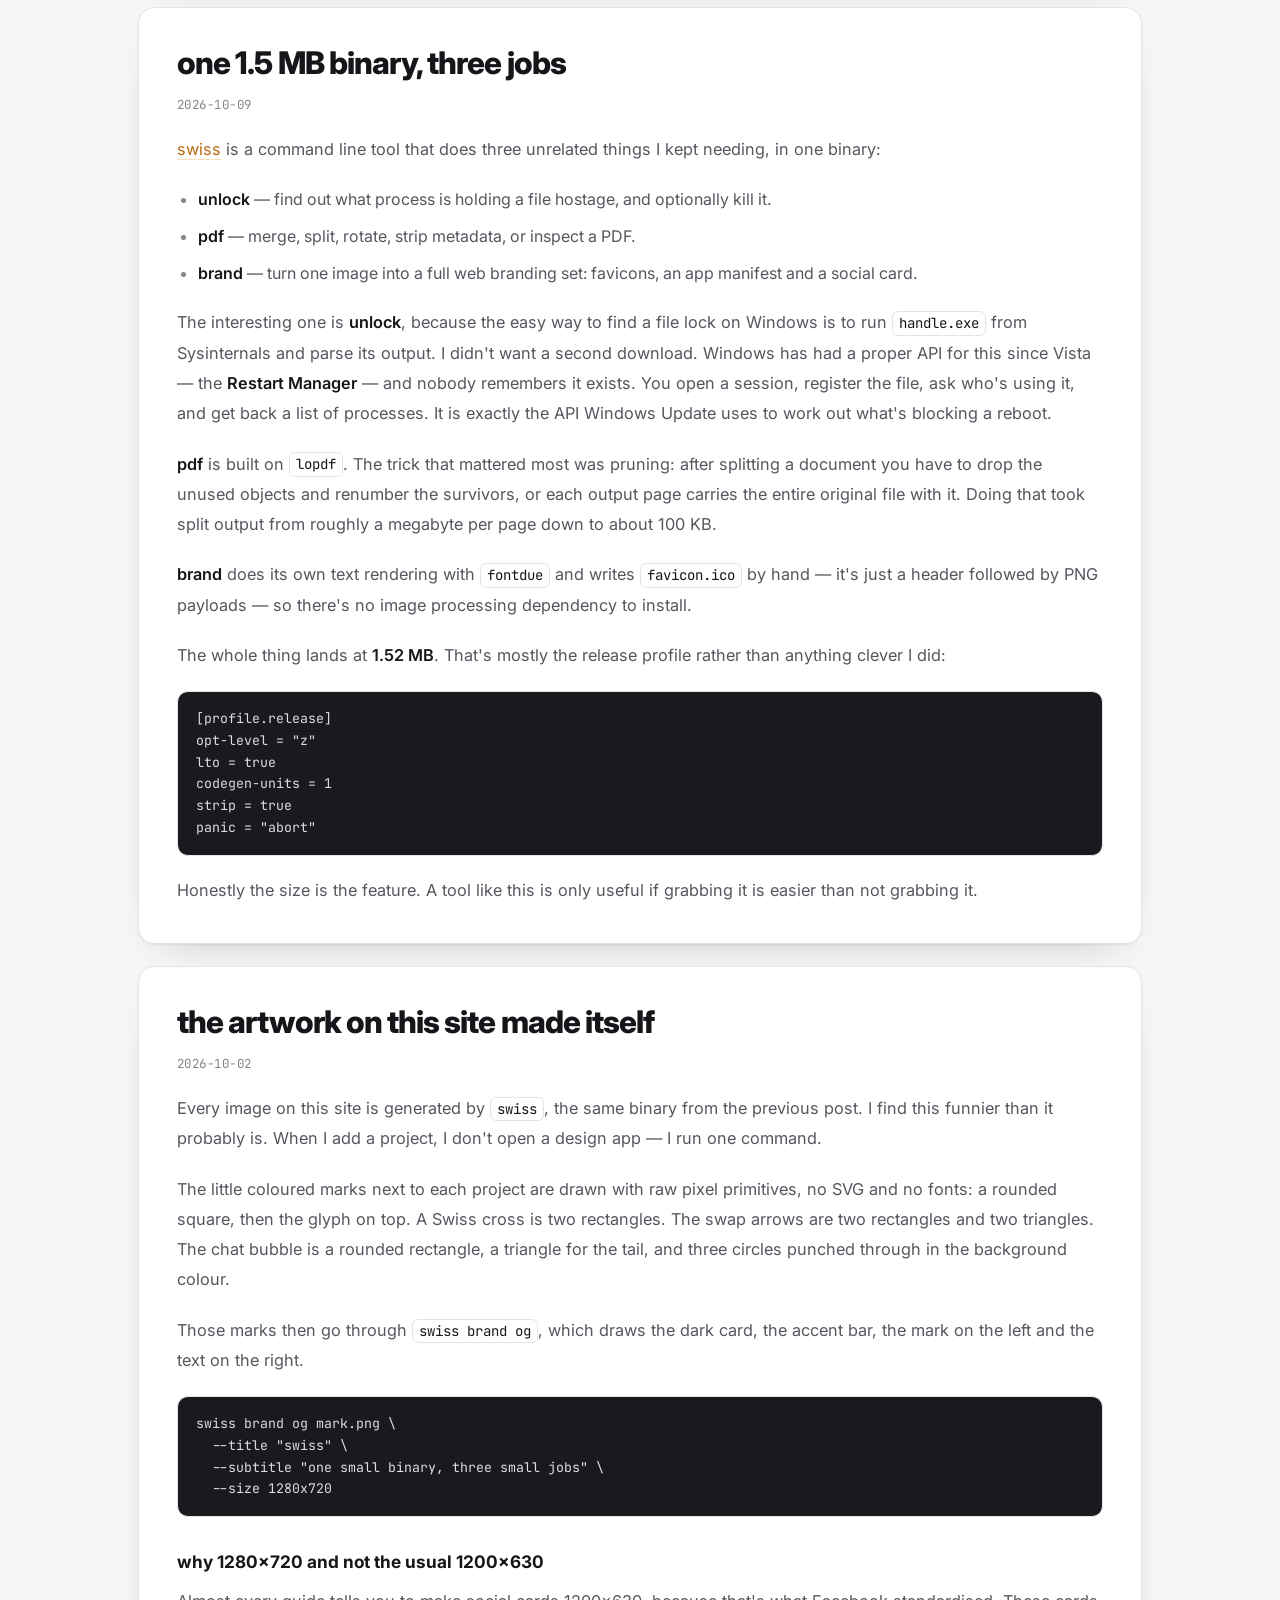
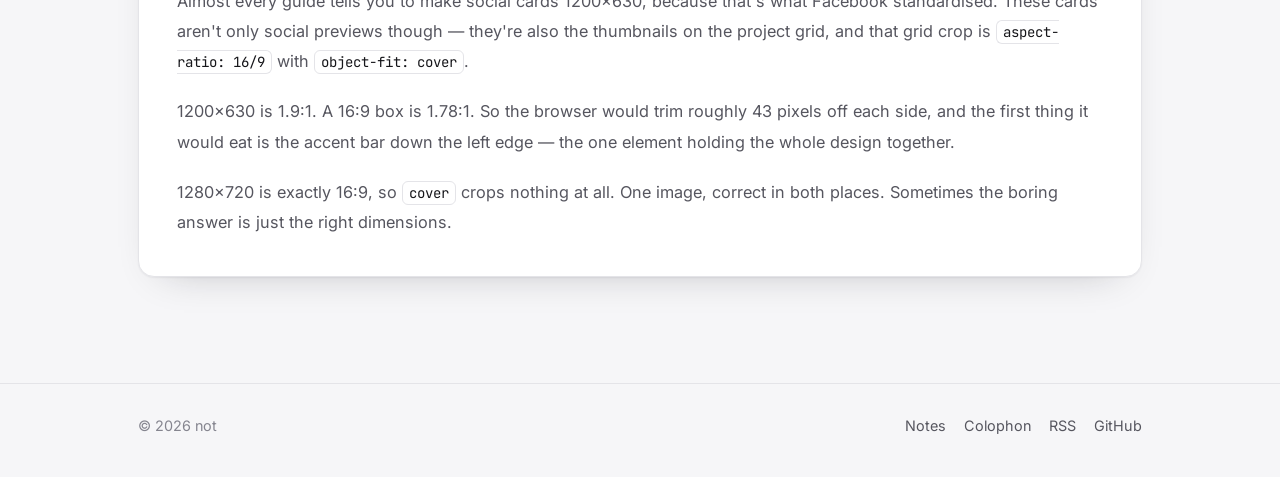
<file: notes/index.html>
<!DOCTYPE html>
<html lang="en">
<head>
  <meta charset="UTF-8">
  <meta name="viewport" content="width=device-width, initial-scale=1.0">
  <title>Notes — not</title>

  <meta name="description" content="Short write-ups from not — mostly things that took longer than they should have.">
  <meta name="theme-color" content="#0e0e10">
  <link rel="canonical" href="https://not6741.lol/notes/">
  <link rel="icon" href="data:image/svg+xml,%3Csvg xmlns='http://www.w3.org/2000/svg' viewBox='0 0 32 32'%3E%3Crect width='32' height='32' rx='8' fill='%230e0e10'/%3E%3Ctext x='16' y='23' font-family='Arial,sans-serif' font-size='19' font-weight='bold' fill='%23f0a13a' text-anchor='middle'%3En%3C/text%3E%3C/svg%3E">
  <link rel="manifest" href="../site.webmanifest">
  <link rel="alternate" type="application/atom+xml" title="not — notes" href="../feed.xml">

  <meta property="og:type" content="article">
  <meta property="og:title" content="Notes — not">
  <meta property="og:description" content="Short write-ups from not — mostly things that took longer than they should have.">
  <meta property="og:url" content="https://not6741.lol/notes/">
  <meta property="og:site_name" content="not">
  <meta property="og:image" content="https://not6741.lol/preview.png">
  <meta property="og:image:type" content="image/png">
  <meta property="og:image:width" content="1280">
  <meta property="og:image:height" content="720">
  <meta property="og:image:alt" content="A terminal prompt beside the word not">
  <meta name="twitter:card" content="summary_large_image">
  <meta name="twitter:image" content="https://not6741.lol/preview.png">

  <script>
    (function () {
      var theme = "dark";
      try {
        theme = localStorage.getItem("theme") ||
          ((window.matchMedia && window.matchMedia("(prefers-color-scheme: light)").matches) ? "light" : "dark");
      } catch (e) {}
      document.documentElement.setAttribute("data-theme", theme);
      var meta = document.querySelector('meta[name="theme-color"]');
      if (meta) meta.setAttribute("content", theme === "light" ? "#f6f6f8" : "#0e0e10");
    })();
  </script>

  <link rel="preconnect" href="https://fonts.googleapis.com">
  <link rel="preconnect" href="https://fonts.gstatic.com" crossorigin>
  <link rel="stylesheet" href="https://fonts.googleapis.com/css2?family=Inter:wght@400;500;600;700;800;900&family=JetBrains+Mono:wght@400;500&display=swap">
  <link rel="stylesheet" href="https://cdnjs.cloudflare.com/ajax/libs/font-awesome/6.4.0/css/all.min.css">
  <link rel="stylesheet" href="../site.css">

  <noscript>
    <style>
      .reveal { opacity: 1; transform: none; }
    </style>
  </noscript>
</head>
<body>

  <a class="skip-link" href="#main">Skip to content</a>

  <nav class="site-nav" aria-label="Primary">
    <div class="container inner">
      <a class="brand" href="../">
        <span class="mark" aria-hidden="true">n</span>
        <span class="word">not</span>
      </a>
      <div class="nav-right">
        <ul class="nav-links">
          <li><a href="../#about">About</a></li>
          <li><a href="../#projects">Projects</a></li>
          <li><a href="./" data-page="notes">Notes</a></li>
          <li><a href="../#contact">Contact</a></li>
        </ul>
        <button id="themeToggle" class="icon-btn" type="button" aria-label="Switch theme" title="Switch theme">
          <i class="fa-solid fa-sun" aria-hidden="true"></i>
        </button>
      </div>
    </div>
  </nav>

  <main id="main">
    <header class="page-head">
      <div class="container">
        <p class="kicker">notes</p>
        <h1>things that took too long</h1>
        <p class="lede">
          Short write-ups, usually about something that was broken for an afternoon and turned out
          to have a one-line cause. Also available as <a href="../feed.xml">RSS</a>.
        </p>
      </div>
    </header>

    <section>
      <div class="container">

        <article class="post panel prose post-anchor" id="swiss-gui">
          <div class="post-head">
            <h2>adding a window without inflating the binary</h2>
            <time datetime="2026-10-16">2026-10-16</time>
          </div>

          <p>
            Two posts ago I said the size <em>was</em> the feature. So naturally the next thing I did was add a
            GUI, which is exactly the kind of change that turns 1.5 MB into 15.
          </p>

          <p>
            The escape is that the window doesn't have to live in the same file. The three jobs were already
            mostly logic with a thin layer of printing on top, so I moved the logic into a library and left
            <code>main.rs</code> as the front-end that prints. <code>swiss-gui</code> is a second binary that
            calls the same library. One implementation, two ways in.
          </p>

          <p>
            That's what makes the preview trustworthy. When you tweak a social card in the window, the image
            you see isn't a mock-up of the output — it's the same function that writes the file, called into
            memory instead of onto disk. If the preview and the file ever disagree, that's a bug, not a
            design decision.
          </p>

          <figure>
            <img src="../swiss-gui.png" alt="The swiss-gui window on the Brand tab. Above is a settings panel for the social card; below it is a live preview of the card itself, dark with an amber logo tile and the words one small binary." loading="lazy" decoding="async">
            <figcaption>
              The Brand tab. That card at the bottom isn't a mock-up — it was rendered by the same function
              that writes the file.
            </figcaption>
          </figure>

          <h3>two things that bit me</h3>

          <p>
            <strong>Profile overrides only work in the root manifest.</strong> I wanted
            <code>opt-level = "z"</code> everywhere except the hot egui crates, because per-frame layout is
            visibly sluggish when size-optimised. I put the overrides in the GUI's
            <code>Cargo.toml</code>. Cargo ignored them entirely, and said nothing about it. They have to be
            in the workspace root:
          </p>

          <pre><code>[profile.release.package.egui]
opt-level = 3</code></pre>

          <p>
            Since only the GUI links egui, the command line never sees any of this.
          </p>

          <p>
            <strong>Embedded fonts don't replace the built-in ones.</strong> To make the window look like the
            site I embedded Inter and JetBrains Mono, which is about a megabyte of the GUI and worth it. But
            Inter has no arrows and no emoji, so the first build had list buttons you couldn't see. egui's
            own fonts stay in the stack behind Inter, purely as fallback.
          </p>

          <p>
            The card renderer is the one place I deliberately didn't use the site's font, because
            <code>swiss brand og</code> draws the cards already on this page with your system font. Matching
            the site inside the window is nice. Quietly restyling every existing card is not.
          </p>

          <p>
            The command line comes in at 1.55 MB. The window is a second download, and a much bigger one —
            about 10 MB, because egui is not a small toolkit. It's there for people who want it, and it costs
            the command line nothing.
          </p>
        </article>

        <article class="post panel prose post-anchor" id="certificate">
          <div class="post-head">
            <h2>why my certificate wouldn't issue</h2>
            <time datetime="2026-10-16">2026-10-16</time>
          </div>

          <p>
            I pointed my domain at GitHub Pages and the <strong>Enforce HTTPS</strong> checkbox sat greyed
            out, with <em>“The certificate does not exist yet.”</em> Every check I knew how to make said my
            DNS was perfect: the four GitHub A records on the apex, no <code>AAAA</code> or <code>CAA</code>
            records, no DNSSEC, and no trace of the old host.
          </p>

          <p>The actual cause was dumber, and I could not find it documented anywhere.</p>

          <p>
            GitHub asks Let's Encrypt for a certificate, then polls DNS to prove you control the domain.
            My first check ran while the <em>old</em> A record was still cached, so it failed. That part is
            normal. What isn't obvious is that the job does not simply retry — it backs off, and the delay
            gets longer every time. So each subsequent attempt reused the same stale answer and it settled
            into a comfortable permanent failure.
          </p>

          <p>
            There is no button to force a re-check. But the certificate request is tied to your
            <strong>custom domain setting</strong>, not to your site's content. So you can make it start over
            by removing the domain and putting it back:
          </p>

          <pre><code>git rm CNAME
git commit -m "drop custom domain"
git push</code></pre>

          <p>
            Then wait. Roughly twenty seconds later the Pages API reported <code>"cname": ""</code>, which
            means it noticed. Put the file back:
          </p>

          <pre><code>printf 'example.com\n' &gt; CNAME
git add CNAME
git commit -m "restore custom domain"
git push</code></pre>

          <p>
            A fresh certificate appeared in about twenty seconds — <code>state: approved</code>, expiring
            2027-01-14. Same DNS the whole time.
          </p>

          <p>
            <strong>The lesson:</strong> if your certificate won't issue, don't debug your DNS. It is almost
            certainly fine. Debug GitHub's cached view of it. And once the backoff has grown, waiting will
            never fix it — you have to make it ask again from scratch.
          </p>
        </article>

        <article class="post panel prose post-anchor" id="swiss">
          <div class="post-head">
            <h2>one 1.5 MB binary, three jobs</h2>
            <time datetime="2026-10-09">2026-10-09</time>
          </div>

          <p>
            <a href="https://github.com/not6741lol/swiss">swiss</a> is a command line tool that does three
            unrelated things I kept needing, in one binary:
          </p>

          <ul>
            <li><strong>unlock</strong> — find out what process is holding a file hostage, and optionally kill it.</li>
            <li><strong>pdf</strong> — merge, split, rotate, strip metadata, or inspect a PDF.</li>
            <li><strong>brand</strong> — turn one image into a full web branding set: favicons, an app manifest and a social card.</li>
          </ul>

          <p>
            The interesting one is <strong>unlock</strong>, because the easy way to find a file lock on
            Windows is to run <code>handle.exe</code> from Sysinternals and parse its output. I didn't want a
            second download. Windows has had a proper API for this since Vista — the
            <strong>Restart Manager</strong> — and nobody remembers it exists. You open a session, register the
            file, ask who's using it, and get back a list of processes. It is exactly the API Windows Update
            uses to work out what's blocking a reboot.
          </p>

          <p>
            <strong>pdf</strong> is built on <code>lopdf</code>. The trick that mattered most was pruning: after
            splitting a document you have to drop the unused objects and renumber the survivors, or each
            output page carries the entire original file with it. Doing that took split output from roughly
            a megabyte per page down to about 100 KB.
          </p>

          <p>
            <strong>brand</strong> does its own text rendering with <code>fontdue</code> and writes
            <code>favicon.ico</code> by hand — it's just a header followed by PNG payloads — so there's no
            image processing dependency to install.
          </p>

          <p>
            The whole thing lands at <strong>1.52 MB</strong>. That's mostly the release profile rather than
            anything clever I did:
          </p>

          <pre><code>[profile.release]
opt-level = "z"
lto = true
codegen-units = 1
strip = true
panic = "abort"</code></pre>

          <p>
            Honestly the size is the feature. A tool like this is only useful if grabbing it is easier than
            not grabbing it.
          </p>
        </article>

        <article class="post panel prose post-anchor" id="artwork">
          <div class="post-head">
            <h2>the artwork on this site made itself</h2>
            <time datetime="2026-10-02">2026-10-02</time>
          </div>

          <p>
            Every image on this site is generated by <code>swiss</code>, the same binary from the previous
            post. I find this funnier than it probably is. When I add a project, I don't open a design app —
            I run one command.
          </p>

          <p>
            The little coloured marks next to each project are drawn with raw pixel primitives, no SVG and no
            fonts: a rounded square, then the glyph on top. A Swiss cross is two rectangles. The swap arrows
            are two rectangles and two triangles. The chat bubble is a rounded rectangle, a triangle for the
            tail, and three circles punched through in the background colour.
          </p>

          <p>
            Those marks then go through <code>swiss brand og</code>, which draws the dark card, the accent
            bar, the mark on the left and the text on the right.
          </p>

          <pre><code>swiss brand og mark.png \
  --title "swiss" \
  --subtitle "one small binary, three small jobs" \
  --size 1280x720</code></pre>

          <h3>why 1280x720 and not the usual 1200x630</h3>

          <p>
            Almost every guide tells you to make social cards 1200×630, because that's what Facebook
            standardised. These cards aren't only social previews though — they're also the thumbnails on the
            project grid, and that grid crop is <code>aspect-ratio: 16/9</code> with
            <code>object-fit: cover</code>.
          </p>

          <p>
            1200×630 is 1.9:1. A 16:9 box is 1.78:1. So the browser would trim roughly 43 pixels off each
            side, and the first thing it would eat is the accent bar down the left edge — the one element
            holding the whole design together.
          </p>

          <p>
            1280×720 is exactly 16:9, so <code>cover</code> crops nothing at all. One image, correct in both
            places. Sometimes the boring answer is just the right dimensions.
          </p>
        </article>

      </div>
    </section>
  </main>

  <footer class="site-footer">
    <div class="container inner">
      <span>&copy; <span id="year">2026</span> not</span>
      <div class="footer-links">
        <a href="./">Notes</a>
        <a href="../colophon/">Colophon</a>
        <a href="../feed.xml">RSS</a>
        <a href="https://github.com/not6741lol" target="_blank" rel="noopener">GitHub</a>
      </div>
    </div>
  </footer>

  <button id="toTop" class="to-top" type="button" aria-label="Back to top" title="Back to top">
    <i class="fa-solid fa-arrow-up" aria-hidden="true"></i>
  </button>

  <div id="toast" class="toast" role="status" aria-live="polite"></div>

  <script src="../site.js"></script>
</body>
</html>
</file>
<file: site.css>
/* not6741.lol — shared styles
   ------------------------------------------------------------------
   This file holds the design system: tokens, base elements, nav,
   buttons, panels, footer, scroll-reveal and the floating bits.
   Anything used by more than one page lives here.

   Page-specific rules (the hero, the terminal, the project cards,
   the skill popup) stay inline in each page so they only download
   where they are actually needed.
   ------------------------------------------------------------------ */

/* ---------------- tokens ---------------- */
:root {
  --bg: #0e0e10;
  --surface: #17171a;
  --surface-2: #1e1e22;
  --border: #292930;
  --border-strong: #3a3a43;
  --text: #f3f3f5;
  --muted: #a4a4ad;
  --faint: #75757f;
  --accent: #f0a13a;
  --accent-soft: rgba(240, 161, 58, 0.12);
  --grad: linear-gradient(135deg, #ff8a1e 0%, #ffc061 100%);
  --radius: 16px;
  --radius-sm: 11px;
  --shadow: 0 1px 2px rgba(0, 0, 0, 0.5), 0 18px 40px -20px rgba(0, 0, 0, 0.7);
  --shadow-hover: 0 2px 4px rgba(0, 0, 0, 0.5), 0 28px 56px -22px rgba(255, 138, 30, 0.32);
  --ease: cubic-bezier(.22, .61, .36, 1);
  --maxw: 1060px;
  --nav-h: 64px;
  --glow-a: rgba(255, 138, 30, 0.18);
  --glow-b: rgba(255, 180, 80, 0.08);
  --dot: rgba(255, 255, 255, 0.055);
  --nav-bg: rgba(14, 14, 16, 0.72);
  color-scheme: dark;
}

:root[data-theme="light"] {
  --bg: #f6f6f8;
  --surface: #ffffff;
  --surface-2: #ffffff;
  --border: #e4e4e8;
  --border-strong: #cfcfd6;
  --text: #16161a;
  --muted: #56565f;
  --faint: #85858f;
  --accent: #b96a12;
  --accent-soft: rgba(185, 106, 18, 0.12);
  --grad: linear-gradient(135deg, #e07a12 0%, #f2a63f 100%);
  --shadow: 0 1px 2px rgba(20, 20, 30, 0.06), 0 16px 40px -26px rgba(20, 20, 30, 0.3);
  --shadow-hover: 0 2px 6px rgba(20, 20, 30, 0.08), 0 26px 52px -26px rgba(185, 106, 18, 0.4);
  --glow-a: rgba(224, 122, 18, 0.16);
  --glow-b: rgba(242, 166, 63, 0.1);
  --dot: rgba(20, 20, 30, 0.05);
  --nav-bg: rgba(255, 255, 255, 0.78);
  color-scheme: light;
}

/* ---------------- base ---------------- */
*, *::before, *::after { box-sizing: border-box; }

html {
  scroll-behavior: smooth;
  scrollbar-color: var(--border-strong) transparent;
}
::-webkit-scrollbar { width: 11px; height: 11px; }
::-webkit-scrollbar-track { background: transparent; }
::-webkit-scrollbar-thumb {
  background: var(--border-strong);
  border: 3px solid var(--bg);
  border-radius: 999px;
}
::-webkit-scrollbar-thumb:hover { background: var(--faint); }

body {
  margin: 0;
  min-height: 100vh;
  background: var(--bg);
  color: var(--text);
  font-family: 'Inter', system-ui, -apple-system, 'Segoe UI', Roboto, Helvetica, Arial, sans-serif;
  font-size: 16px;
  line-height: 1.65;
  -webkit-font-smoothing: antialiased;
  -moz-osx-font-smoothing: grayscale;
  overflow-x: hidden;
  transition: background .3s var(--ease), color .3s var(--ease);
}

body::before {
  content: "";
  position: fixed;
  inset: 0;
  z-index: -2;
  pointer-events: none;
  background:
    radial-gradient(720px 420px at 82% -6%, var(--glow-a), transparent 62%),
    radial-gradient(560px 360px at 4% 2%, var(--glow-b), transparent 60%);
  transition: background .3s var(--ease);
}

body::after {
  content: "";
  position: fixed;
  inset: 0;
  z-index: -1;
  pointer-events: none;
  background-image: radial-gradient(var(--dot) 1px, transparent 1px);
  background-size: 24px 24px;
  -webkit-mask-image: radial-gradient(ellipse 100% 70% at 50% 0%, #000 30%, transparent 72%);
  mask-image: radial-gradient(ellipse 100% 70% at 50% 0%, #000 30%, transparent 72%);
}

::selection { background: rgba(255, 138, 30, 0.3); color: #fff; }
:root[data-theme="light"] ::selection { background: rgba(224, 122, 18, 0.25); color: #16161a; }

img { max-width: 100%; display: block; }
a { color: inherit; }
[hidden] { display: none !important; }

.container {
  width: 100%;
  max-width: var(--maxw);
  margin: 0 auto;
  padding: 0 28px;
}

.skip-link {
  position: absolute;
  left: 12px;
  top: -64px;
  z-index: 100;
  padding: 10px 16px;
  border-radius: 10px;
  background: var(--accent);
  color: #20130a;
  font-weight: 600;
  text-decoration: none;
  transition: top .2s var(--ease);
}
.skip-link:focus { top: 12px; }

/* ---------------- nav ---------------- */
.site-nav {
  position: sticky;
  top: 0;
  z-index: 50;
  background: var(--nav-bg);
  -webkit-backdrop-filter: blur(14px) saturate(140%);
  backdrop-filter: blur(14px) saturate(140%);
  border-bottom: 1px solid var(--border);
  transition: background .3s var(--ease), border-color .3s var(--ease);
}
.site-nav .inner {
  display: flex;
  align-items: center;
  justify-content: space-between;
  gap: 16px;
  min-height: var(--nav-h);
}
.brand {
  display: inline-flex;
  align-items: center;
  gap: 11px;
  text-decoration: none;
  font-weight: 800;
  letter-spacing: -.02em;
  color: var(--text);
}
.brand .mark {
  width: 34px;
  height: 34px;
  border-radius: 10px;
  display: grid;
  place-items: center;
  background: var(--grad);
  color: #23150a;
  font-weight: 900;
  font-size: 1.05rem;
  box-shadow: 0 8px 20px -10px rgba(255, 138, 30, 0.9);
}
.nav-right { display: flex; align-items: center; gap: 10px; }
.nav-links {
  display: flex;
  align-items: center;
  gap: 2px;
  list-style: none;
  margin: 0;
  padding: 0;
}
.nav-links a {
  display: inline-block;
  padding: 8px 14px;
  border-radius: 999px;
  color: var(--muted);
  text-decoration: none;
  font-size: .95rem;
  font-weight: 500;
  transition: color .18s var(--ease), background .18s var(--ease);
}
.nav-links a:hover { color: var(--text); background: var(--surface); }
.nav-links a.active { color: var(--accent); background: var(--accent-soft); }

.icon-btn {
  width: 38px;
  height: 38px;
  flex: none;
  display: grid;
  place-items: center;
  border-radius: 999px;
  border: 1px solid var(--border);
  background: var(--surface);
  color: var(--muted);
  font-size: .95rem;
  cursor: pointer;
  transition: color .18s var(--ease), border-color .18s var(--ease), transform .18s var(--ease);
}
.icon-btn:hover { color: var(--accent); border-color: var(--accent); transform: translateY(-1px); }
.icon-btn:focus-visible { outline: 2px solid var(--accent); outline-offset: 2px; }

/* ---------------- buttons ---------------- */
.btn {
  display: inline-flex;
  align-items: center;
  gap: .55em;
  padding: .82em 1.4em;
  border: 1px solid transparent;
  border-radius: 999px;
  font: inherit;
  font-size: .98rem;
  font-weight: 600;
  line-height: 1;
  text-decoration: none;
  cursor: pointer;
  transition: transform .18s var(--ease), background .2s, border-color .2s, color .2s, box-shadow .2s;
}
.btn-primary {
  background: var(--grad);
  color: #23150a;
  box-shadow: 0 12px 28px -14px rgba(255, 138, 30, 0.85);
}
.btn-primary:hover { transform: translateY(-2px); box-shadow: 0 18px 36px -14px rgba(255, 138, 30, 0.95); }
.btn-ghost {
  background: var(--surface);
  border-color: var(--border-strong);
  color: var(--text);
}
.btn-ghost:hover { transform: translateY(-2px); border-color: var(--accent); color: var(--accent); }
.btn:focus-visible { outline: 2px solid var(--accent); outline-offset: 3px; }

/* ---------------- structure ---------------- */
section { padding: clamp(36px, 5vw, 52px) 0; scroll-margin-top: calc(var(--nav-h) + 16px); }

.section-head { margin-bottom: 30px; }
.kicker {
  margin: 0 0 10px;
  color: var(--accent);
  font-size: .78rem;
  font-weight: 600;
  letter-spacing: .18em;
  text-transform: uppercase;
}
.section-head h2,
.contact-card h2 {
  margin: 0;
  font-size: clamp(1.55rem, 4vw, 2.15rem);
  font-weight: 800;
  letter-spacing: -.03em;
}
.sub { margin: .6rem 0 0; color: var(--muted); max-width: 62ch; }

.panel {
  background: var(--surface);
  border: 1px solid var(--border);
  border-radius: var(--radius);
  box-shadow: var(--shadow);
  transition: background .3s var(--ease), border-color .3s var(--ease);
}
.about-card,
.skill-card { padding: clamp(22px, 3vw, 34px); }

.about-card p { margin: 0; font-size: clamp(1rem, 2.2vw, 1.1rem); line-height: 1.85; color: var(--muted); }
.about-card p + p { margin-top: 1em; }
.about-card strong { color: var(--text); font-weight: 600; }
.about-card .accent { color: var(--accent); font-weight: 600; }

/* ---------------- page head (subpages) ---------------- */
.page-head { padding: clamp(44px, 7vw, 76px) 0 clamp(12px, 2vw, 20px); }
.page-head h1 {
  margin: 0 0 14px;
  font-size: clamp(2rem, 5.5vw, 3.2rem);
  line-height: 1.06;
  font-weight: 900;
  letter-spacing: -.04em;
}
.page-head .lede {
  margin: 0;
  max-width: 60ch;
  font-size: clamp(1.02rem, 2.1vw, 1.15rem);
  color: var(--muted);
}
.back-link {
  display: inline-flex;
  align-items: center;
  gap: .45em;
  margin-bottom: 18px;
  color: var(--muted);
  text-decoration: none;
  font-size: .92rem;
  font-weight: 500;
  transition: color .18s var(--ease), gap .18s var(--ease);
}
.back-link:hover { color: var(--accent); gap: .65em; }

/* ---------------- prose ---------------- */
.prose { padding: clamp(22px, 3vw, 38px); }
.prose > *:first-child { margin-top: 0; }
.prose > *:last-child { margin-bottom: 0; }
.prose p { margin: 0 0 1.25em; color: var(--muted); font-size: 1.02rem; line-height: 1.85; }
.prose h2 {
  margin: 2em 0 .6em;
  font-size: clamp(1.25rem, 3vw, 1.5rem);
  font-weight: 800;
  letter-spacing: -.02em;
  color: var(--text);
}
.prose h3 {
  margin: 1.8em 0 .5em;
  font-size: 1.08rem;
  font-weight: 700;
  color: var(--text);
}
.prose strong { color: var(--text); font-weight: 600; }
.prose em { color: var(--text); }
.prose a {
  color: var(--accent);
  text-decoration: none;
  border-bottom: 1px solid rgba(240, 161, 58, 0.35);
  transition: border-color .18s var(--ease);
}
.prose a:hover { border-bottom-color: var(--accent); }
.prose ul, .prose ol { margin: 0 0 1.25em; padding-left: 1.3em; color: var(--muted); }
.prose li { margin: 0 0 .5em; line-height: 1.8; }
.prose li::marker { color: var(--faint); }
.prose code {
  padding: .15em .42em;
  border-radius: 6px;
  background: var(--surface-2);
  border: 1px solid var(--border);
  font-family: 'JetBrains Mono', ui-monospace, Consolas, monospace;
  font-size: .86em;
  color: var(--text);
}
.prose pre {
  margin: 0 0 1.4em;
  padding: 16px 18px;
  background: #0b0b0d;
  border: 1px solid var(--border);
  border-radius: var(--radius-sm);
  overflow-x: auto;
  font-family: 'JetBrains Mono', ui-monospace, Consolas, monospace;
  font-size: .83rem;
  line-height: 1.65;
  color: #dcdce2;
}
:root[data-theme="light"] .prose pre { background: #1a1a1e; }
.prose pre code { padding: 0; border: 0; background: none; color: inherit; font-size: inherit; }
.prose blockquote {
  margin: 0 0 1.25em;
  padding: 2px 0 2px 18px;
  border-left: 2px solid var(--accent);
  color: var(--muted);
  font-style: italic;
}
.prose hr { margin: 2em 0; border: 0; border-top: 1px solid var(--border); }

.prose figure { margin: 0 0 1.5em; }
.prose figure img {
  width: 100%;
  border: 1px solid var(--border);
  border-radius: var(--radius-sm);
  background: #0b0b0d;
}
.prose figcaption {
  margin-top: 10px;
  color: var(--faint);
  font-size: .84rem;
  line-height: 1.6;
}

/* ---------------- colour swatches (colophon) ---------------- */
.swatches { display: grid; gap: 10px; margin: 0 0 1.5em; }
.swatch { display: flex; align-items: center; gap: 12px; }
.swatch .well {
  width: 32px;
  height: 32px;
  flex: none;
  border-radius: 9px;
  border: 1px solid var(--border-strong);
}
.swatch .label { font-size: .95rem; color: var(--muted); }
.swatch .value {
  margin-left: auto;
  color: var(--faint);
  font-family: 'JetBrains Mono', ui-monospace, Consolas, monospace;
  font-size: .8rem;
}

/* ---------------- devlog ---------------- */
.post { margin-bottom: 22px; }
.post-head { margin-bottom: 18px; }
.post-head h2 {
  margin: 0 0 8px;
  font-size: clamp(1.4rem, 3.6vw, 1.95rem);
  font-weight: 800;
  letter-spacing: -.03em;
  line-height: 1.15;
}
.post-head time {
  color: var(--faint);
  font-family: 'JetBrains Mono', ui-monospace, Consolas, monospace;
  font-size: .78rem;
  letter-spacing: .04em;
}
.post-anchor {
  scroll-margin-top: calc(var(--nav-h) + 20px);
}

/* ---------------- footer ---------------- */
.site-footer {
  margin-top: 32px;
  padding: 30px 0 40px;
  border-top: 1px solid var(--border);
  color: var(--faint);
  font-size: .9rem;
}
.site-footer .inner { display: flex; align-items: center; justify-content: space-between; gap: 16px; flex-wrap: wrap; }
.site-footer a { color: var(--muted); text-decoration: none; transition: color .18s var(--ease); }
.site-footer a:hover { color: var(--accent); }
.footer-links { display: flex; flex-wrap: wrap; gap: 18px; align-items: center; }

/* ---------------- floating bits ---------------- */
.to-top {
  position: fixed;
  right: 22px;
  bottom: 22px;
  z-index: 90;
  width: 44px;
  height: 44px;
  display: grid;
  place-items: center;
  border-radius: 999px;
  border: 1px solid var(--border-strong);
  background: var(--surface);
  color: var(--text);
  font-size: 1rem;
  cursor: pointer;
  box-shadow: var(--shadow);
  opacity: 0;
  transform: translateY(10px);
  pointer-events: none;
  transition: opacity .25s var(--ease), transform .25s var(--ease), color .18s, border-color .18s;
}
.to-top.show { opacity: 1; transform: none; pointer-events: auto; }
.to-top:hover { color: var(--accent); border-color: var(--accent); }
.to-top:focus-visible { outline: 2px solid var(--accent); outline-offset: 2px; }

.toast {
  position: fixed;
  left: 50%;
  bottom: 28px;
  z-index: 1100;
  display: inline-flex;
  align-items: center;
  gap: .5em;
  max-width: calc(100vw - 40px);
  padding: 11px 18px;
  border-radius: 999px;
  background: var(--surface);
  border: 1px solid var(--border-strong);
  color: var(--text);
  font-size: .9rem;
  font-weight: 500;
  box-shadow: var(--shadow);
  opacity: 0;
  transform: translate(-50%, 20px);
  pointer-events: none;
  transition: opacity .2s var(--ease), transform .2s var(--ease);
}
.toast.show { opacity: 1; transform: translate(-50%, 0); }

/* ---------------- scroll reveal ---------------- */
.reveal {
  opacity: 0;
  transform: translateY(18px);
  transition:
    opacity .6s var(--ease) var(--d, 0ms),
    transform .6s var(--ease) var(--d, 0ms),
    background-color .3s var(--ease),
    border-color .3s var(--ease);
}
.reveal.in { opacity: 1; transform: none; }
/* Cards animate via a wrapper so their own hover transitions stay intact. */
.grid > .reveal { display: grid; }

/* ---------------- responsive ---------------- */
@media (max-width: 620px) {
  .container { padding: 0 20px; }
  .nav-links a { padding: 7px 10px; font-size: .88rem; }
  .brand .word { display: none; }
  .nav-right { gap: 6px; }
}
/* Below this the nav starts to run out of room, so everything gets tighter. */
@media (max-width: 430px) {
  .container { padding: 0 16px; }
  .brand .mark { width: 30px; height: 30px; border-radius: 9px; font-size: .95rem; }
  .nav-links { gap: 0; }
  .nav-links a { padding: 6px 7px; font-size: .8rem; }
  .nav-right { gap: 4px; }
  .icon-btn { width: 34px; height: 34px; font-size: .88rem; }
}
@media (max-width: 360px) {
  .container { padding: 0 12px; }
  .nav-links a { padding: 5px 6px; }
}

@media (prefers-reduced-motion: reduce) {
  *, *::before, *::after {
    animation-duration: .001ms !important;
    animation-iteration-count: 1 !important;
    transition-duration: .001ms !important;
    scroll-behavior: auto !important;
  }
  .reveal { opacity: 1 !important; transform: none !important; }
}
</file>
